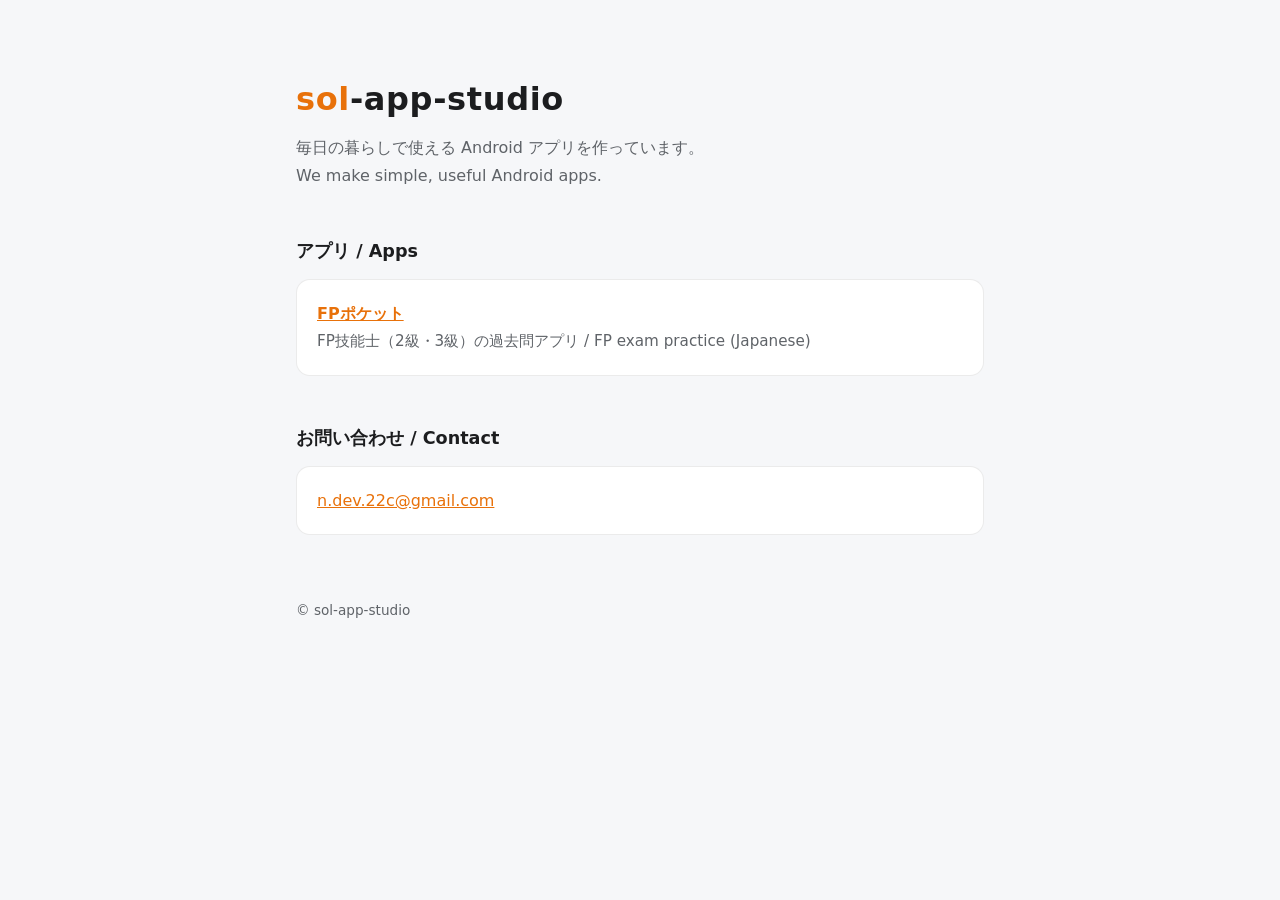
<file: index.html>
<!doctype html>
<html lang="ja">
<head>
  <meta charset="UTF-8">
  <meta name="viewport" content="width=device-width, initial-scale=1.0">
  <title>sol-app-studio</title>
  <meta name="description" content="sol-app-studio の Android アプリ / Android apps by sol-app-studio">
  <style>
    :root { --bg:#f6f7f9; --card:#fff; --text:#1c1d1f; --sub:#5f6368; --accent:#e8710a; --border:rgba(0,0,0,.08); }
    @media (prefers-color-scheme: dark) {
      :root { --bg:#121314; --card:#1e1f21; --text:#e8eaed; --sub:#9aa0a6; --accent:#f29d4b; --border:rgba(255,255,255,.1); }
    }
    * { box-sizing:border-box; margin:0; padding:0; }
    body { font-family:system-ui,-apple-system,"Hiragino Sans","Noto Sans JP",sans-serif; background:var(--bg); color:var(--text); line-height:1.7; }
    main { max-width:720px; margin:0 auto; padding:72px 16px 48px; }
    h1 { font-size:2rem; letter-spacing:.02em; }
    h1 span { color:var(--accent); }
    .lead { color:var(--sub); margin-top:8px; }
    section { margin-top:48px; }
    h2 { font-size:1.1rem; margin-bottom:12px; }
    .card { background:var(--card); border:1px solid var(--border); border-radius:14px; padding:20px; }
    .muted { color:var(--sub); font-size:.95rem; }
    a { color:var(--accent); }
    footer { margin-top:64px; color:var(--sub); font-size:.85rem; }
  </style>
</head>
<body>
  <main>
    <h1><span>sol</span>-app-studio</h1>
    <p class="lead">毎日の暮らしで使える Android アプリを作っています。<br>We make simple, useful Android apps.</p>

    <section>
      <h2>アプリ / Apps</h2>
      <div class="card">
        <p><a href="FP-Pocket/"><strong>FPポケット</strong></a><br><span class="muted">FP技能士（2級・3級）の過去問アプリ / FP exam practice (Japanese)</span></p>
      </div>
    </section>

    <section>
      <h2>お問い合わせ / Contact</h2>
      <div class="card">
        <p><a href="mailto:n.dev.22c@gmail.com">n.dev.22c@gmail.com</a></p>
      </div>
    </section>

    <footer>© sol-app-studio</footer>
  </main>
</body>
</html>
</file>
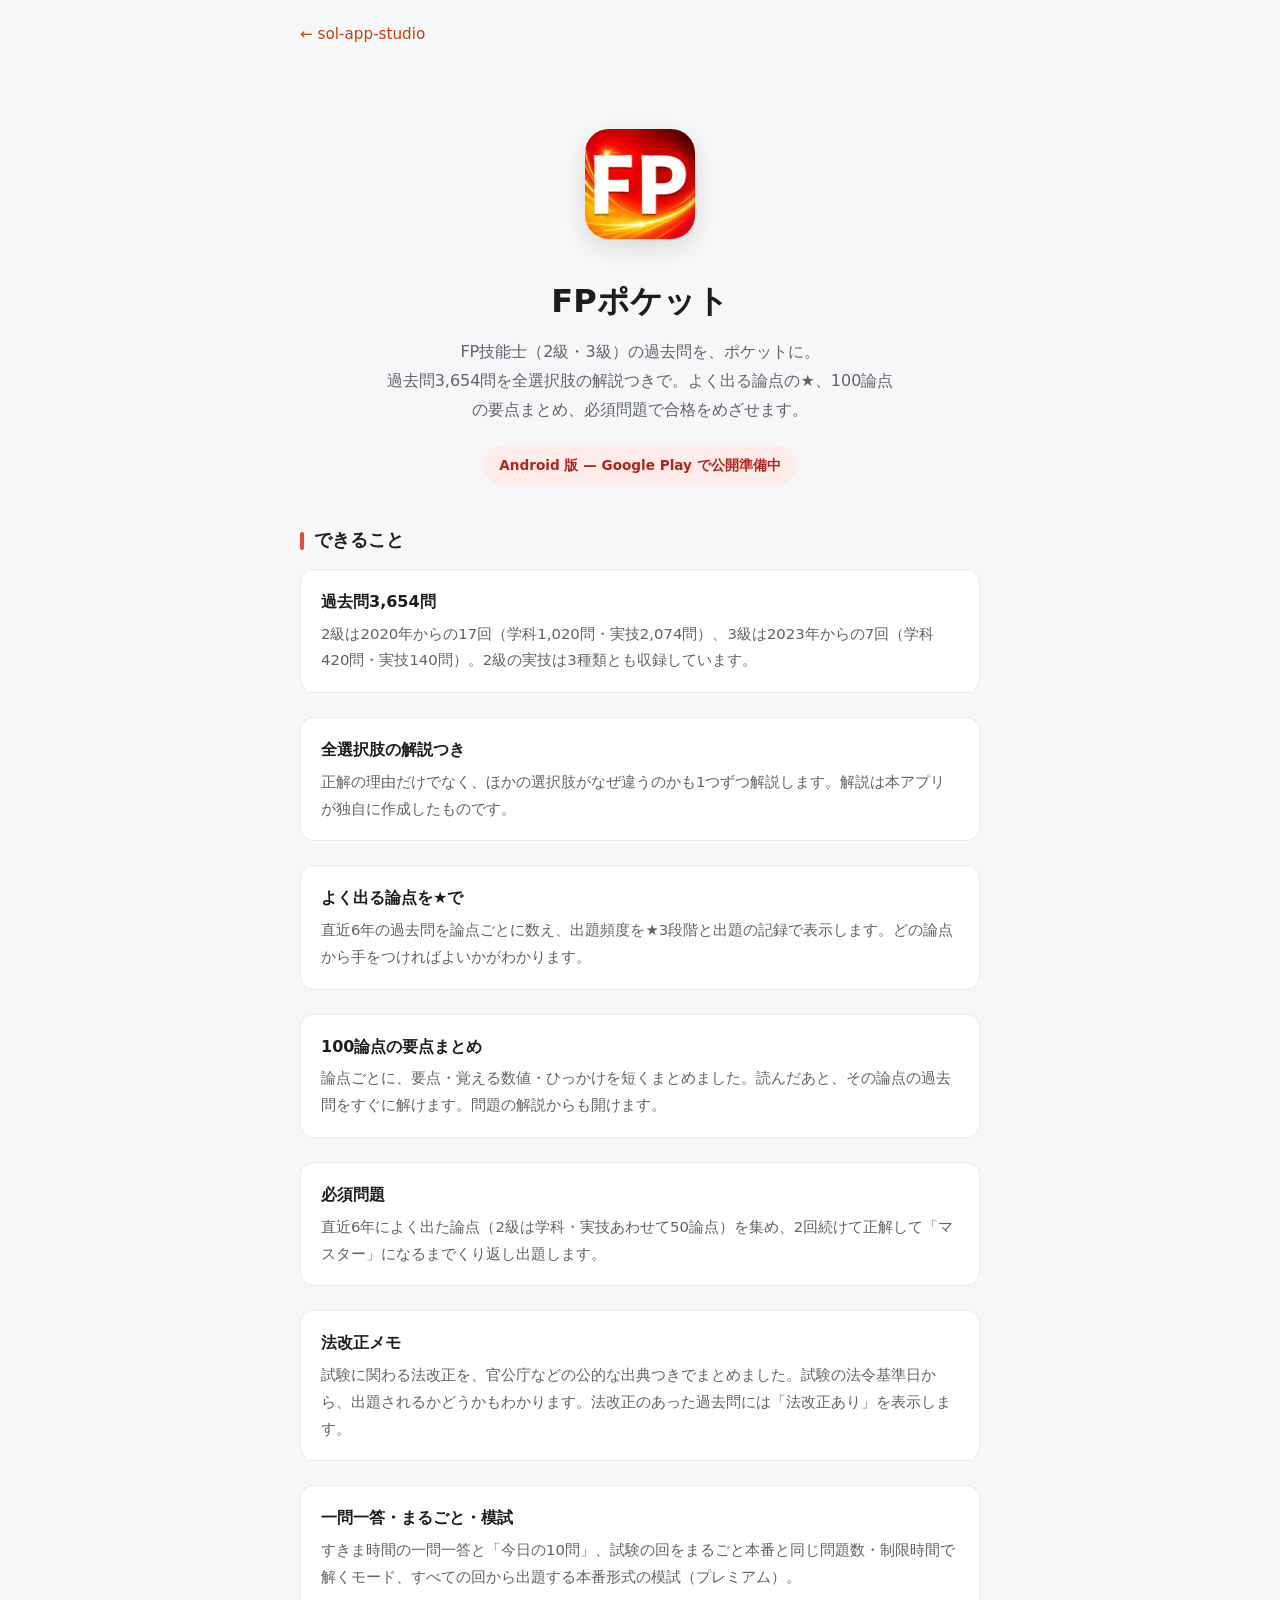
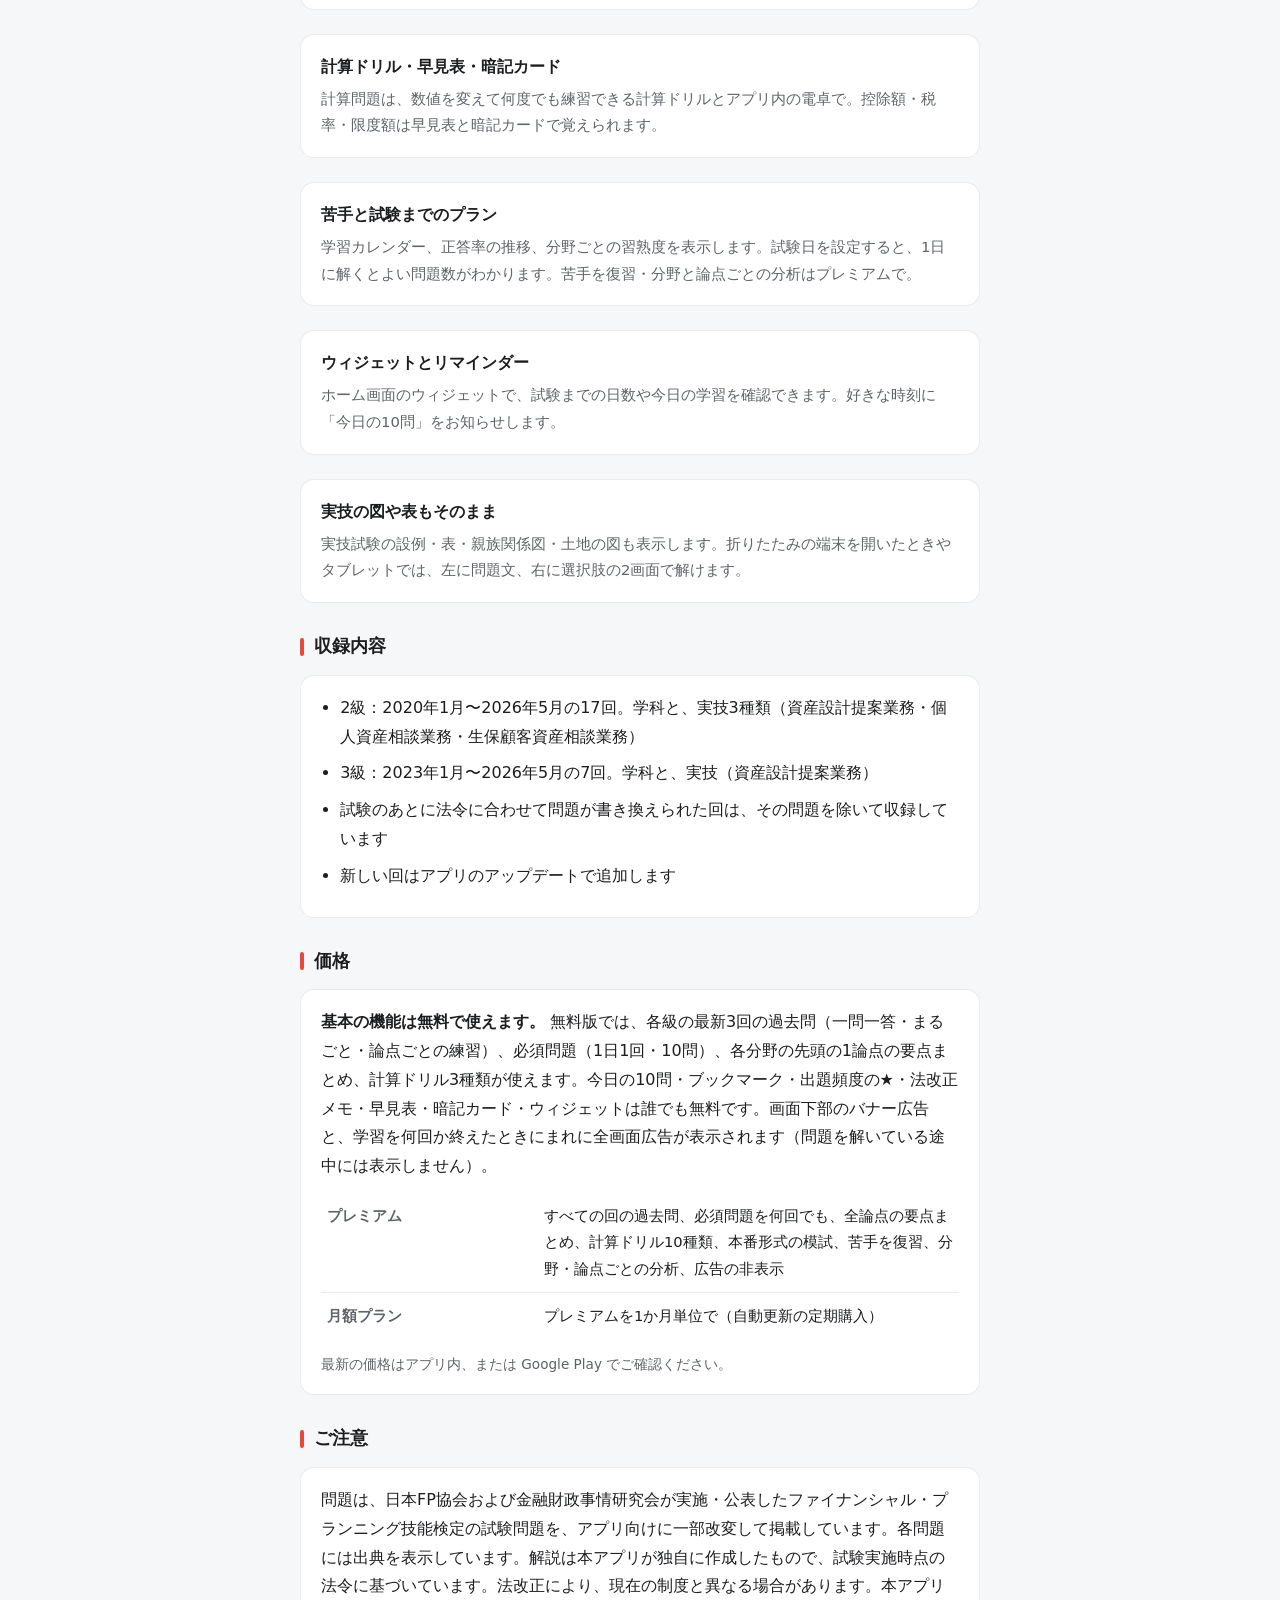
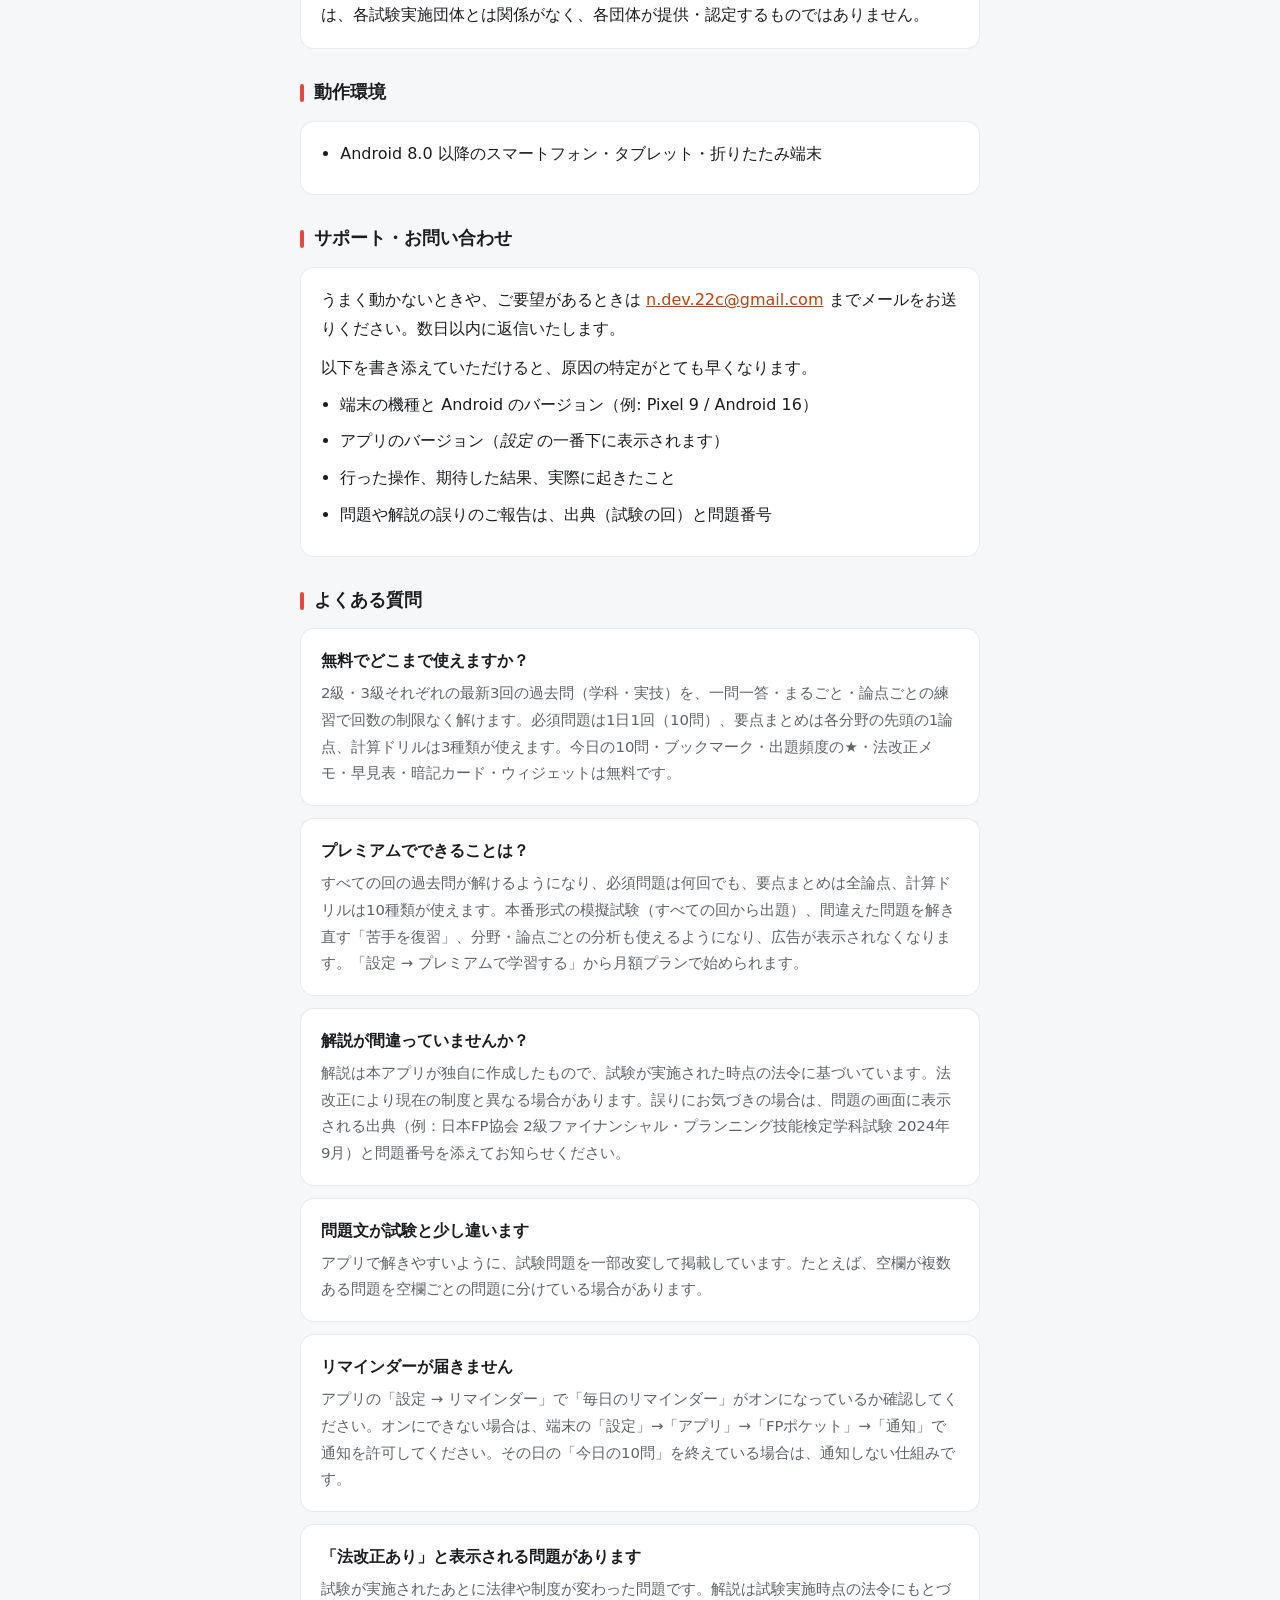
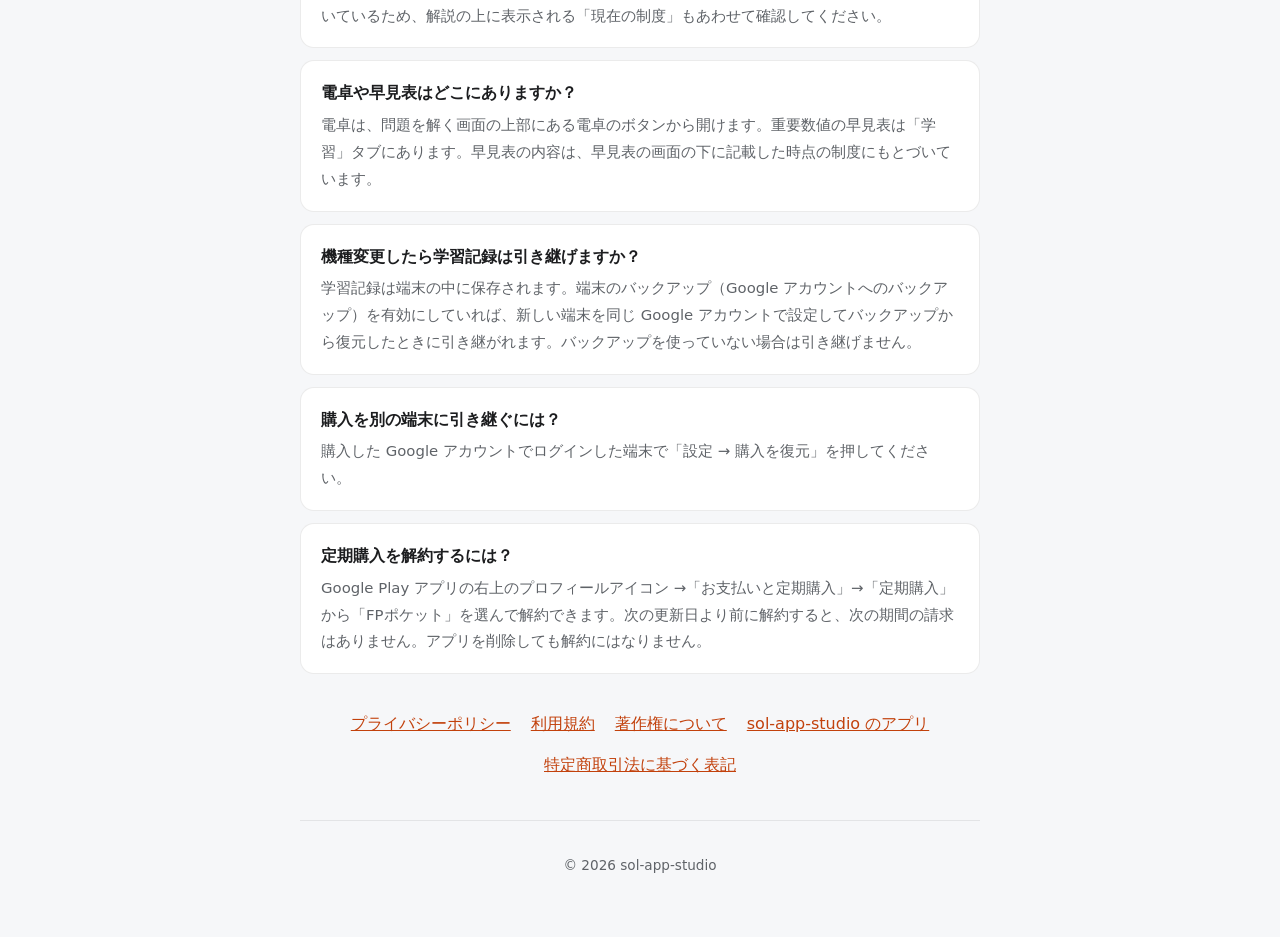
<file: FP-Pocket/index.html>
<!doctype html>
<html lang="ja">
    <head>
        <meta charset="UTF-8" />
        <meta name="viewport" content="width=device-width, initial-scale=1.0" />
        <title>FPポケット — FP技能士2級・3級の過去問アプリ（Android）</title>
        <meta name="description" content="FP技能士（2級・3級）の過去問アプリ「FPポケット」Android 版の紹介とサポート。" />
        <link rel="stylesheet" href="style.css" />
    </head>
    <body>
        <div class="container">
            <div class="nav"><a href="../">← sol-app-studio</a></div>

            <header class="hero">
                <img src="icon_fp_pocket.png" alt="FPポケット" class="icon" />
                <h1>FPポケット</h1>
                <p class="tagline">
                    FP技能士（2級・3級）の過去問を、ポケットに。<br />
                    過去問3,654問を全選択肢の解説つきで。よく出る論点の★、100論点の要点まとめ、必須問題で合格をめざせます。
                </p>
                <div class="badge">Android 版 — Google Play で公開準備中</div>
            </header>

            <section>
                <h2>できること</h2>
                <div class="features">
                    <div class="card feature">
                        <h3>過去問3,654問</h3>
                        <p>2級は2020年からの17回（学科1,020問・実技2,074問）、3級は2023年からの7回（学科420問・実技140問）。2級の実技は3種類とも収録しています。</p>
                    </div>
                    <div class="card feature">
                        <h3>全選択肢の解説つき</h3>
                        <p>正解の理由だけでなく、ほかの選択肢がなぜ違うのかも1つずつ解説します。解説は本アプリが独自に作成したものです。</p>
                    </div>
                    <div class="card feature">
                        <h3>よく出る論点を★で</h3>
                        <p>直近6年の過去問を論点ごとに数え、出題頻度を★3段階と出題の記録で表示します。どの論点から手をつければよいかがわかります。</p>
                    </div>
                    <div class="card feature">
                        <h3>100論点の要点まとめ</h3>
                        <p>論点ごとに、要点・覚える数値・ひっかけを短くまとめました。読んだあと、その論点の過去問をすぐに解けます。問題の解説からも開けます。</p>
                    </div>
                    <div class="card feature">
                        <h3>必須問題</h3>
                        <p>直近6年によく出た論点（2級は学科・実技あわせて50論点）を集め、2回続けて正解して「マスター」になるまでくり返し出題します。</p>
                    </div>
                    <div class="card feature">
                        <h3>法改正メモ</h3>
                        <p>試験に関わる法改正を、官公庁などの公的な出典つきでまとめました。試験の法令基準日から、出題されるかどうかもわかります。法改正のあった過去問には「法改正あり」を表示します。</p>
                    </div>
                    <div class="card feature">
                        <h3>一問一答・まるごと・模試</h3>
                        <p>すきま時間の一問一答と「今日の10問」、試験の回をまるごと本番と同じ問題数・制限時間で解くモード、すべての回から出題する本番形式の模試（プレミアム）。</p>
                    </div>
                    <div class="card feature">
                        <h3>計算ドリル・早見表・暗記カード</h3>
                        <p>計算問題は、数値を変えて何度でも練習できる計算ドリルとアプリ内の電卓で。控除額・税率・限度額は早見表と暗記カードで覚えられます。</p>
                    </div>
                    <div class="card feature">
                        <h3>苦手と試験までのプラン</h3>
                        <p>学習カレンダー、正答率の推移、分野ごとの習熟度を表示します。試験日を設定すると、1日に解くとよい問題数がわかります。苦手を復習・分野と論点ごとの分析はプレミアムで。</p>
                    </div>
                    <div class="card feature">
                        <h3>ウィジェットとリマインダー</h3>
                        <p>ホーム画面のウィジェットで、試験までの日数や今日の学習を確認できます。好きな時刻に「今日の10問」をお知らせします。</p>
                    </div>
                    <div class="card feature">
                        <h3>実技の図や表もそのまま</h3>
                        <p>実技試験の設例・表・親族関係図・土地の図も表示します。折りたたみの端末を開いたときやタブレットでは、左に問題文、右に選択肢の2画面で解けます。</p>
                    </div>
                </div>
            </section>

            <section>
                <h2>収録内容</h2>
                <div class="card">
                    <ul>
                        <li>2級：2020年1月〜2026年5月の17回。学科と、実技3種類（資産設計提案業務・個人資産相談業務・生保顧客資産相談業務）</li>
                        <li>3級：2023年1月〜2026年5月の7回。学科と、実技（資産設計提案業務）</li>
                        <li>試験のあとに法令に合わせて問題が書き換えられた回は、その問題を除いて収録しています</li>
                        <li>新しい回はアプリのアップデートで追加します</li>
                    </ul>
                </div>
            </section>

            <section>
                <h2>価格</h2>
                <div class="card">
                    <p>
                        <strong>基本の機能は無料で使えます。</strong>
                        無料版では、各級の最新3回の過去問（一問一答・まるごと・論点ごとの練習）、必須問題（1日1回・10問）、各分野の先頭の1論点の要点まとめ、計算ドリル3種類が使えます。今日の10問・ブックマーク・出題頻度の★・法改正メモ・早見表・暗記カード・ウィジェットは誰でも無料です。画面下部のバナー広告と、学習を何回か終えたときにまれに全画面広告が表示されます（問題を解いている途中には表示しません）。
                    </p>
                    <table class="legal" style="margin-top: 12px">
                        <tr>
                            <th>プレミアム</th>
                            <td>すべての回の過去問、必須問題を何回でも、全論点の要点まとめ、計算ドリル10種類、本番形式の模試、苦手を復習、分野・論点ごとの分析、広告の非表示</td>
                        </tr>
                        <tr>
                            <th>月額プラン</th>
                            <td>プレミアムを1か月単位で（自動更新の定期購入）</td>
                        </tr>
                    </table>
                    <p class="note">最新の価格はアプリ内、または Google Play でご確認ください。</p>
                </div>
            </section>

            <section>
                <h2>ご注意</h2>
                <div class="card">
                    <p>
                        問題は、日本FP協会および金融財政事情研究会が実施・公表したファイナンシャル・プランニング技能検定の試験問題を、アプリ向けに一部改変して掲載しています。各問題には出典を表示しています。解説は本アプリが独自に作成したもので、試験実施時点の法令に基づいています。法改正により、現在の制度と異なる場合があります。本アプリは、各試験実施団体とは関係がなく、各団体が提供・認定するものではありません。
                    </p>
                </div>
            </section>

            <section>
                <h2>動作環境</h2>
                <div class="card">
                    <ul>
                        <li>Android 8.0 以降のスマートフォン・タブレット・折りたたみ端末</li>
                    </ul>
                </div>
            </section>

            <section id="support">
                <h2>サポート・お問い合わせ</h2>
                <div class="card">
                    <p>
                        うまく動かないときや、ご要望があるときは
                        <a href="mailto:n.dev.22c@gmail.com">n.dev.22c@gmail.com</a>
                        までメールをお送りください。数日以内に返信いたします。
                    </p>
                    <p>以下を書き添えていただけると、原因の特定がとても早くなります。</p>
                    <ul style="margin-top: 8px">
                        <li>端末の機種と Android のバージョン（例: Pixel 9 / Android 16）</li>
                        <li>アプリのバージョン（<em>設定</em> の一番下に表示されます）</li>
                        <li>行った操作、期待した結果、実際に起きたこと</li>
                        <li>問題や解説の誤りのご報告は、出典（試験の回）と問題番号</li>
                    </ul>
                </div>
            </section>

            <section id="faq">
                <h2>よくある質問</h2>

                <div class="card faq">
                    <h3>無料でどこまで使えますか？</h3>
                    <p>2級・3級それぞれの最新3回の過去問（学科・実技）を、一問一答・まるごと・論点ごとの練習で回数の制限なく解けます。必須問題は1日1回（10問）、要点まとめは各分野の先頭の1論点、計算ドリルは3種類が使えます。今日の10問・ブックマーク・出題頻度の★・法改正メモ・早見表・暗記カード・ウィジェットは無料です。</p>
                </div>

                <div class="card faq">
                    <h3>プレミアムでできることは？</h3>
                    <p>すべての回の過去問が解けるようになり、必須問題は何回でも、要点まとめは全論点、計算ドリルは10種類が使えます。本番形式の模擬試験（すべての回から出題）、間違えた問題を解き直す「苦手を復習」、分野・論点ごとの分析も使えるようになり、広告が表示されなくなります。「設定 → プレミアムで学習する」から月額プランで始められます。</p>
                </div>

                <div class="card faq">
                    <h3>解説が間違っていませんか？</h3>
                    <p>解説は本アプリが独自に作成したもので、試験が実施された時点の法令に基づいています。法改正により現在の制度と異なる場合があります。誤りにお気づきの場合は、問題の画面に表示される出典（例：日本FP協会 2級ファイナンシャル・プランニング技能検定学科試験 2024年9月）と問題番号を添えてお知らせください。</p>
                </div>

                <div class="card faq">
                    <h3>問題文が試験と少し違います</h3>
                    <p>アプリで解きやすいように、試験問題を一部改変して掲載しています。たとえば、空欄が複数ある問題を空欄ごとの問題に分けている場合があります。</p>
                </div>

                <div class="card faq">
                    <h3>リマインダーが届きません</h3>
                    <p>アプリの「設定 → リマインダー」で「毎日のリマインダー」がオンになっているか確認してください。オンにできない場合は、端末の「設定」→「アプリ」→「FPポケット」→「通知」で通知を許可してください。その日の「今日の10問」を終えている場合は、通知しない仕組みです。</p>
                </div>

                <div class="card faq">
                    <h3>「法改正あり」と表示される問題があります</h3>
                    <p>試験が実施されたあとに法律や制度が変わった問題です。解説は試験実施時点の法令にもとづいているため、解説の上に表示される「現在の制度」もあわせて確認してください。</p>
                </div>

                <div class="card faq">
                    <h3>電卓や早見表はどこにありますか？</h3>
                    <p>電卓は、問題を解く画面の上部にある電卓のボタンから開けます。重要数値の早見表は「学習」タブにあります。早見表の内容は、早見表の画面の下に記載した時点の制度にもとづいています。</p>
                </div>

                <div class="card faq">
                    <h3>機種変更したら学習記録は引き継げますか？</h3>
                    <p>学習記録は端末の中に保存されます。端末のバックアップ（Google アカウントへのバックアップ）を有効にしていれば、新しい端末を同じ Google アカウントで設定してバックアップから復元したときに引き継がれます。バックアップを使っていない場合は引き継げません。</p>
                </div>

                <div class="card faq">
                    <h3>購入を別の端末に引き継ぐには？</h3>
                    <p>購入した Google アカウントでログインした端末で「設定 → 購入を復元」を押してください。</p>
                </div>

                <div class="card faq">
                    <h3>定期購入を解約するには？</h3>
                    <p>Google Play アプリの右上のプロフィールアイコン →「お支払いと定期購入」→「定期購入」から「FPポケット」を選んで解約できます。次の更新日より前に解約すると、次の期間の請求はありません。アプリを削除しても解約にはなりません。</p>
                </div>
            </section>

            <div class="links">
                <a href="privacy-policy.html">プライバシーポリシー</a>
                <a href="terms.html">利用規約</a>
                <a href="copyright.html">著作権について</a>
                <a href="../">sol-app-studio のアプリ</a>
                <a href="tokushoho.html">特定商取引法に基づく表記</a>
            </div>

            <footer>© 2026 sol-app-studio</footer>
        </div>
    </body>
</html>
</file>
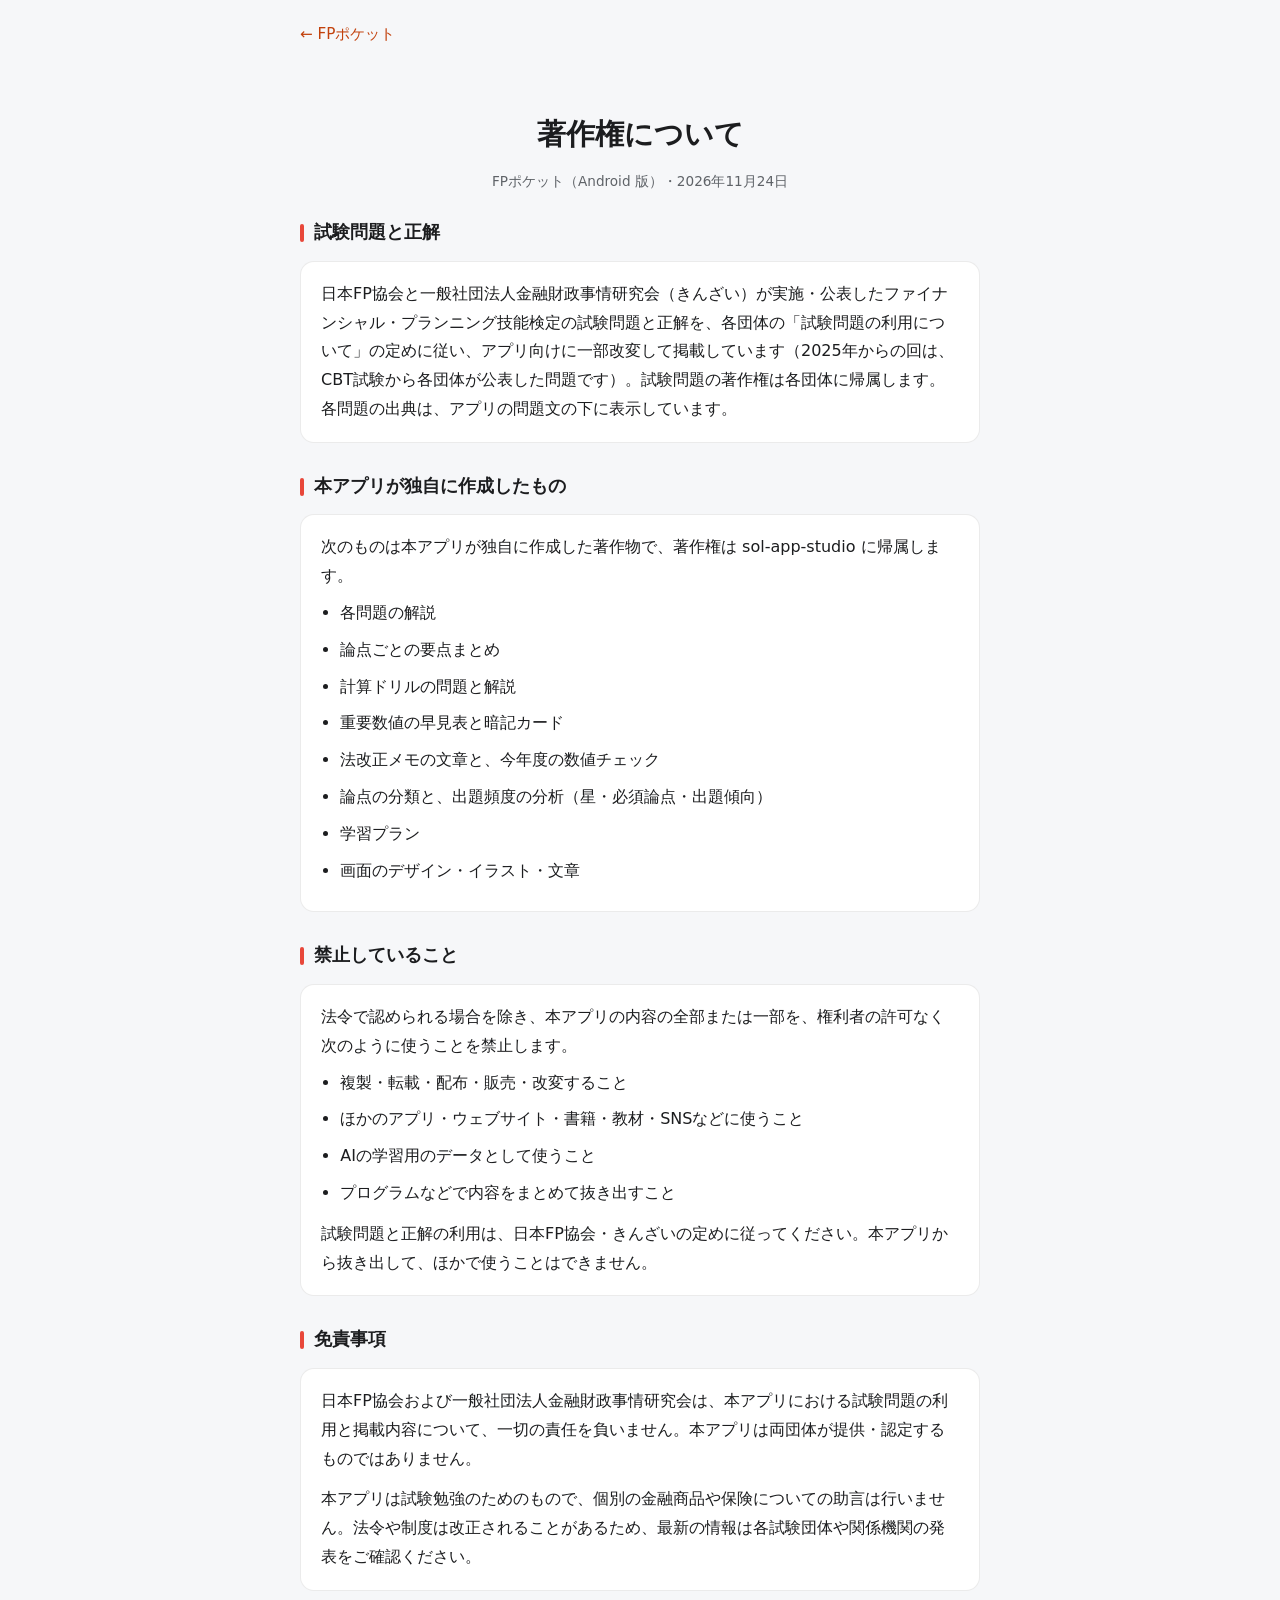
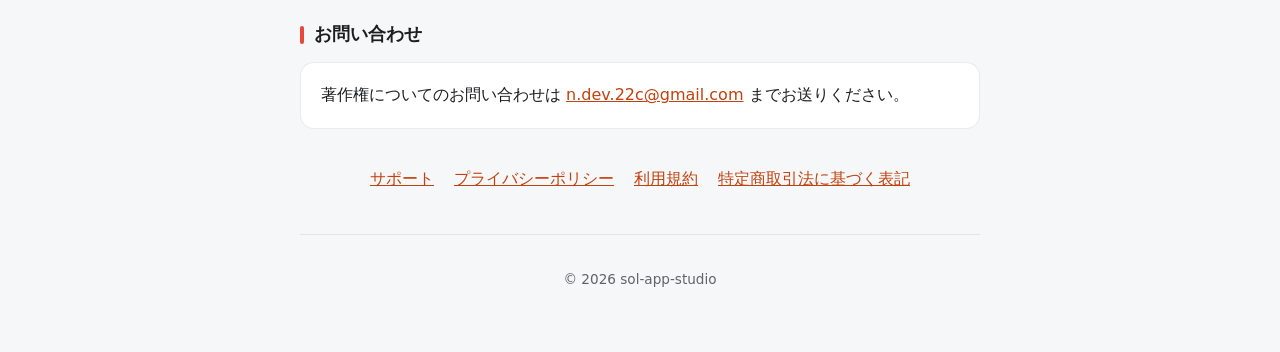
<file: FP-Pocket/copyright.html>
<!doctype html>
<html lang="ja">
    <head>
        <meta charset="UTF-8" />
        <meta name="viewport" content="width=device-width, initial-scale=1.0" />
        <title>著作権について — FPポケット（Android）</title>
        <link rel="stylesheet" href="style.css" />
    </head>
    <body>
        <div class="container">
            <div class="nav"><a href="index.html">← FPポケット</a></div>

            <header>
                <h1>著作権について</h1>
                <p class="updated">FPポケット（Android 版）・2026年11月24日</p>
            </header>

            <section>
                <h2>試験問題と正解</h2>
                <div class="card">
                    <p>日本FP協会と一般社団法人金融財政事情研究会（きんざい）が実施・公表したファイナンシャル・プランニング技能検定の試験問題と正解を、各団体の「試験問題の利用について」の定めに従い、アプリ向けに一部改変して掲載しています（2025年からの回は、CBT試験から各団体が公表した問題です）。試験問題の著作権は各団体に帰属します。各問題の出典は、アプリの問題文の下に表示しています。</p>
                </div>
            </section>

            <section>
                <h2>本アプリが独自に作成したもの</h2>
                <div class="card">
                    <p>次のものは本アプリが独自に作成した著作物で、著作権は sol-app-studio に帰属します。</p>
                    <ul style="margin-top: 8px">
                        <li>各問題の解説</li>
                        <li>論点ごとの要点まとめ</li>
                        <li>計算ドリルの問題と解説</li>
                        <li>重要数値の早見表と暗記カード</li>
                        <li>法改正メモの文章と、今年度の数値チェック</li>
                        <li>論点の分類と、出題頻度の分析（星・必須論点・出題傾向）</li>
                        <li>学習プラン</li>
                        <li>画面のデザイン・イラスト・文章</li>
                    </ul>
                </div>
            </section>

            <section>
                <h2>禁止していること</h2>
                <div class="card">
                    <p>法令で認められる場合を除き、本アプリの内容の全部または一部を、権利者の許可なく次のように使うことを禁止します。</p>
                    <ul style="margin-top: 8px">
                        <li>複製・転載・配布・販売・改変すること</li>
                        <li>ほかのアプリ・ウェブサイト・書籍・教材・SNSなどに使うこと</li>
                        <li>AIの学習用のデータとして使うこと</li>
                        <li>プログラムなどで内容をまとめて抜き出すこと</li>
                    </ul>
                    <p style="margin-top: 12px">試験問題と正解の利用は、日本FP協会・きんざいの定めに従ってください。本アプリから抜き出して、ほかで使うことはできません。</p>
                </div>
            </section>

            <section>
                <h2>免責事項</h2>
                <div class="card">
                    <p>日本FP協会および一般社団法人金融財政事情研究会は、本アプリにおける試験問題の利用と掲載内容について、一切の責任を負いません。本アプリは両団体が提供・認定するものではありません。</p>
                    <p style="margin-top: 12px">本アプリは試験勉強のためのもので、個別の金融商品や保険についての助言は行いません。法令や制度は改正されることがあるため、最新の情報は各試験団体や関係機関の発表をご確認ください。</p>
                </div>
            </section>

            <section>
                <h2>お問い合わせ</h2>
                <div class="card">
                    <p>
                        著作権についてのお問い合わせは
                        <a href="mailto:n.dev.22c@gmail.com">n.dev.22c@gmail.com</a>
                        までお送りください。
                    </p>
                </div>
            </section>

            <div class="links">
                <a href="index.html">サポート</a>
                <a href="privacy-policy.html">プライバシーポリシー</a>
                <a href="terms.html">利用規約</a>
                <a href="tokushoho.html">特定商取引法に基づく表記</a>
            </div>

            <footer>© 2026 sol-app-studio</footer>
        </div>
    </body>
</html>
</file>
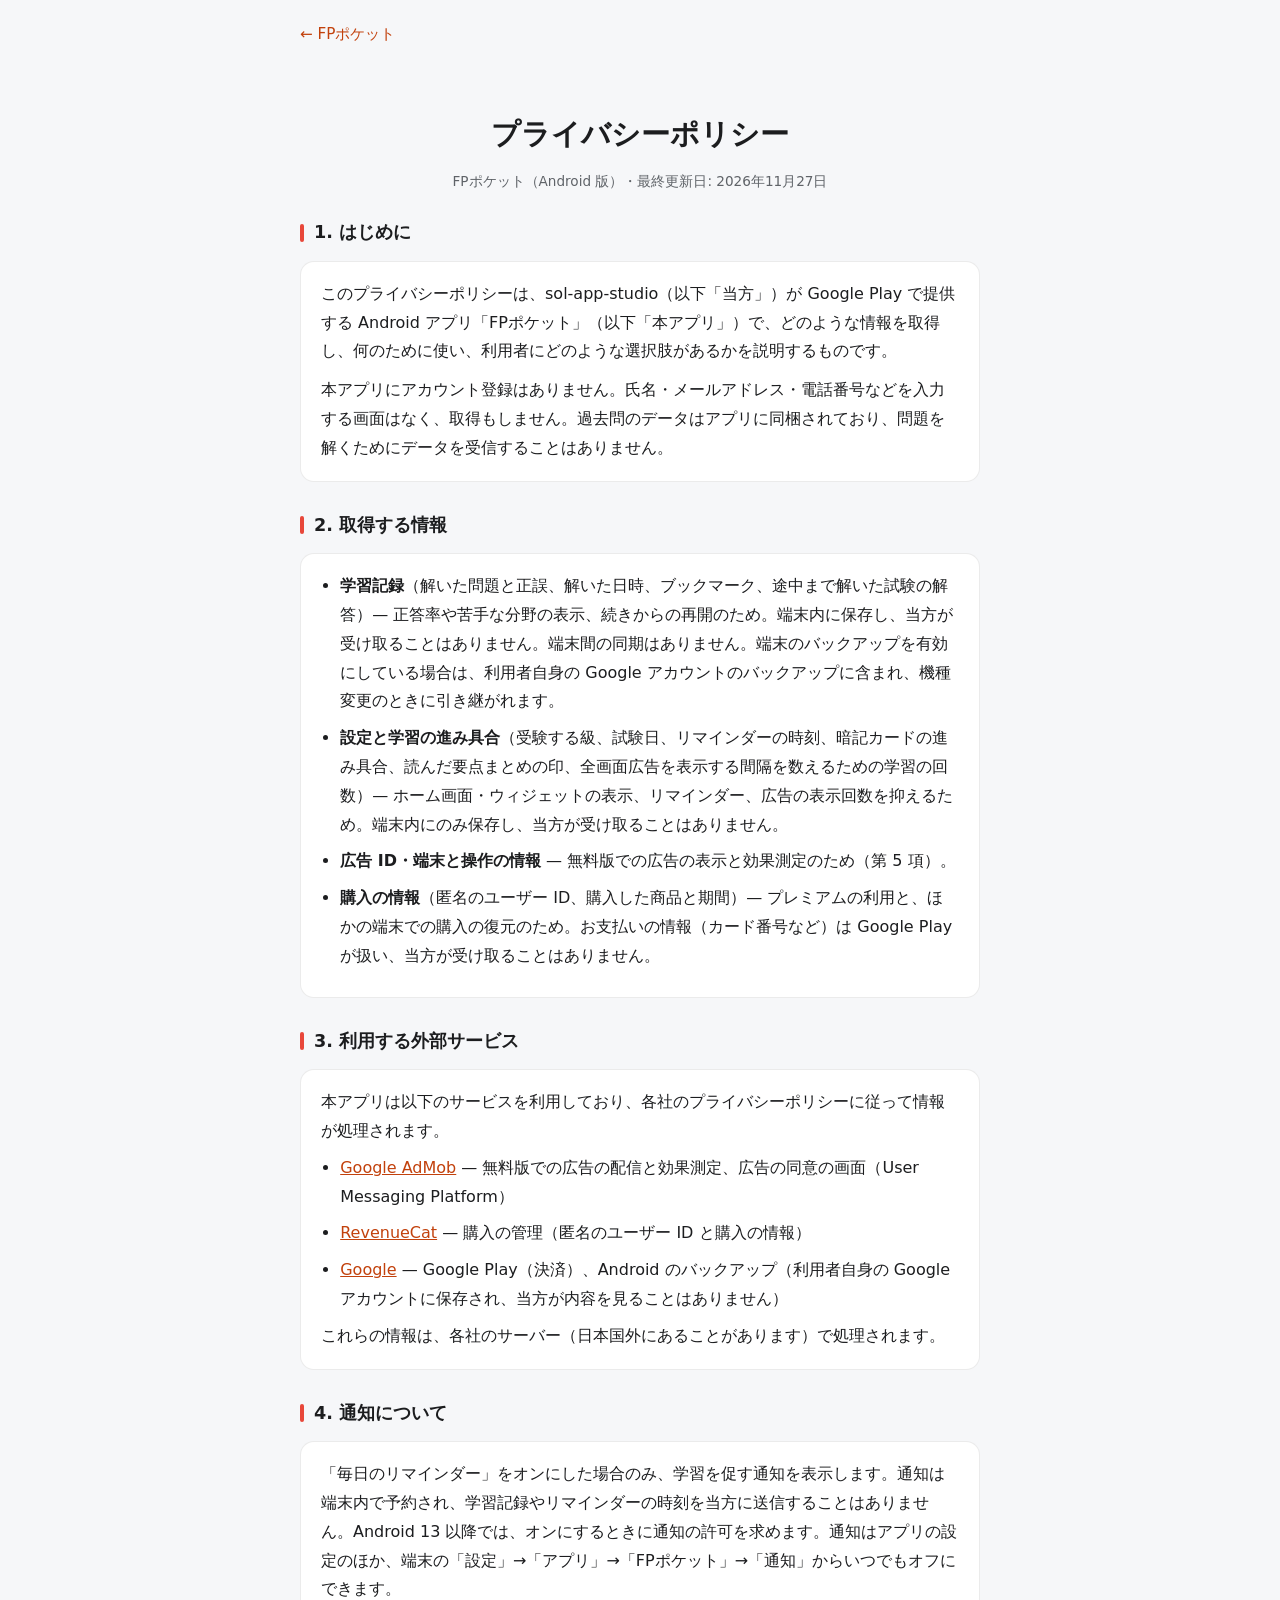
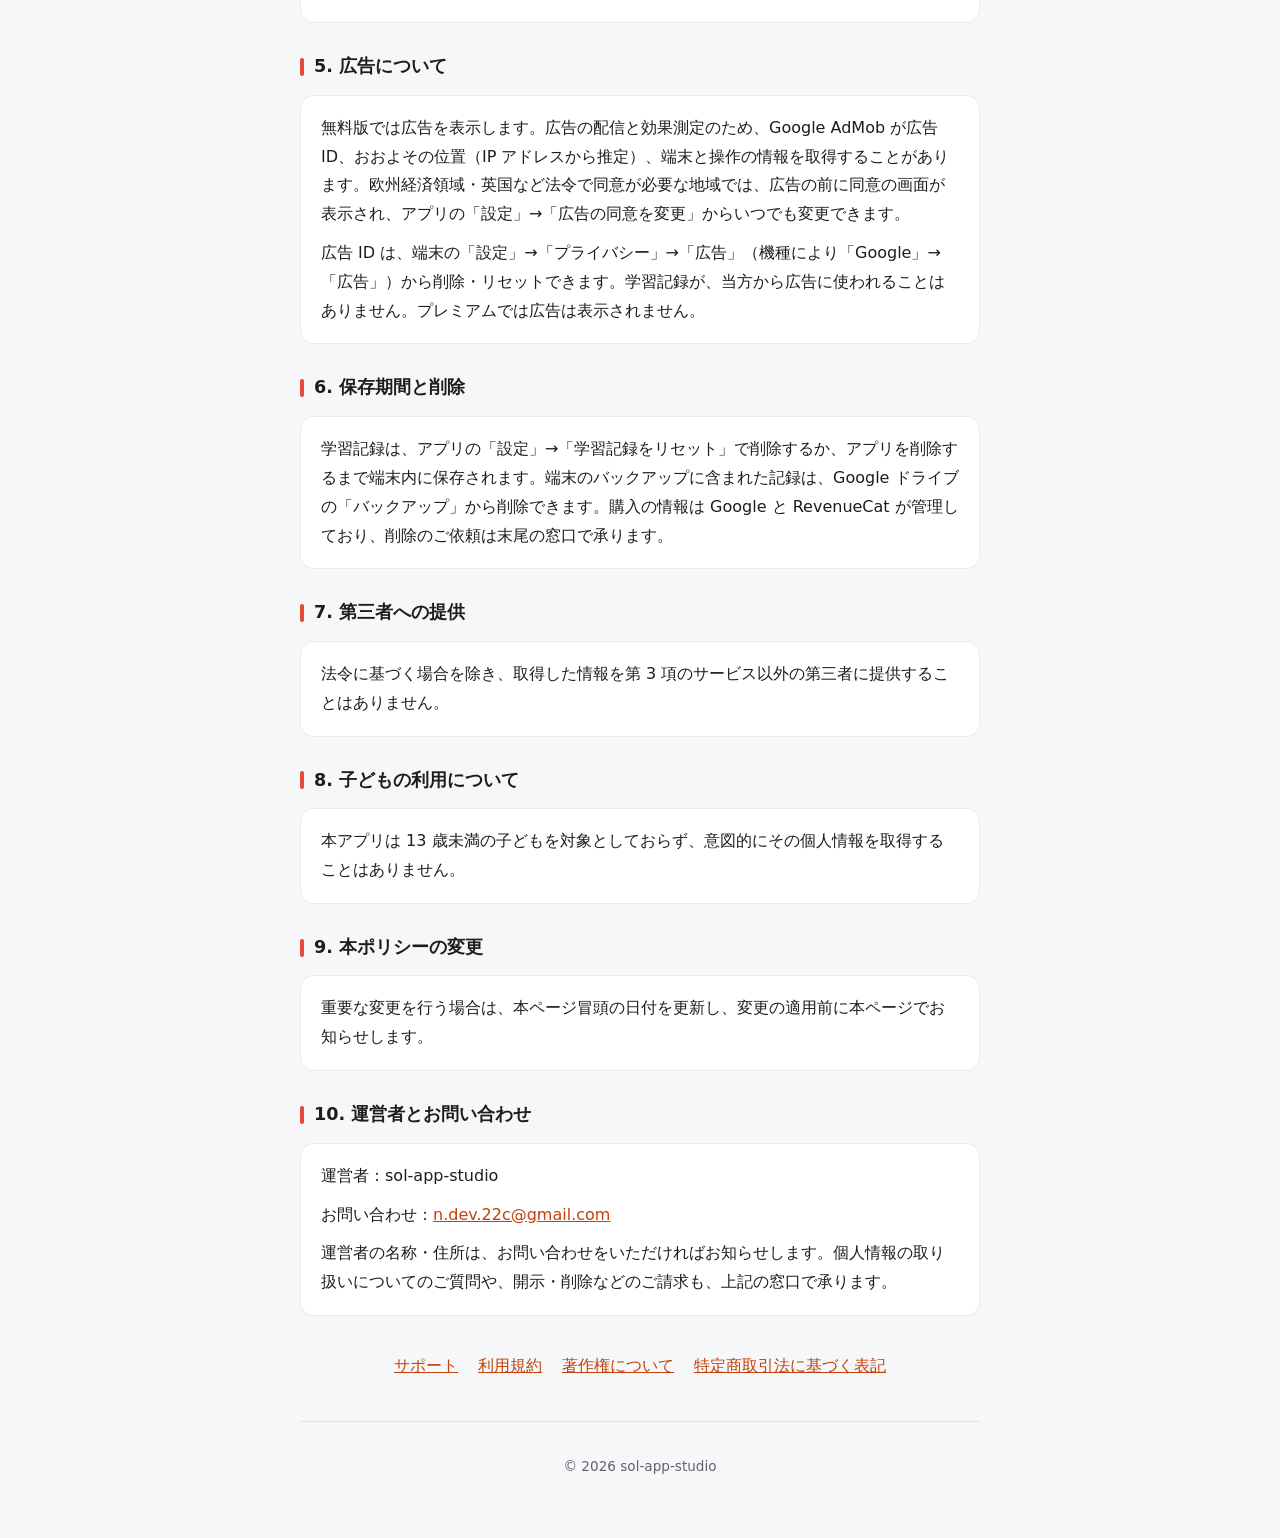
<file: FP-Pocket/privacy-policy.html>
<!doctype html>
<html lang="ja">
    <head>
        <meta charset="UTF-8" />
        <meta name="viewport" content="width=device-width, initial-scale=1.0" />
        <title>プライバシーポリシー — FPポケット（Android）</title>
        <link rel="stylesheet" href="style.css" />
    </head>
    <body>
        <div class="container">
            <div class="nav"><a href="index.html">← FPポケット</a></div>

            <header>
                <h1>プライバシーポリシー</h1>
                <p class="updated">FPポケット（Android 版）・最終更新日: 2026年11月27日</p>
            </header>

            <section>
                <h2>1. はじめに</h2>
                <div class="card">
                    <p>
                        このプライバシーポリシーは、sol-app-studio（以下「当方」）が Google Play で提供する Android アプリ「FPポケット」（以下「本アプリ」）で、どのような情報を取得し、何のために使い、利用者にどのような選択肢があるかを説明するものです。
                    </p>
                    <p>
                        本アプリにアカウント登録はありません。氏名・メールアドレス・電話番号などを入力する画面はなく、取得もしません。過去問のデータはアプリに同梱されており、問題を解くためにデータを受信することはありません。
                    </p>
                </div>
            </section>

            <section>
                <h2>2. 取得する情報</h2>
                <div class="card">
                    <ul>
                        <li><strong>学習記録</strong>（解いた問題と正誤、解いた日時、ブックマーク、途中まで解いた試験の解答）— 正答率や苦手な分野の表示、続きからの再開のため。端末内に保存し、当方が受け取ることはありません。端末間の同期はありません。端末のバックアップを有効にしている場合は、利用者自身の Google アカウントのバックアップに含まれ、機種変更のときに引き継がれます。</li>
                        <li><strong>設定と学習の進み具合</strong>（受験する級、試験日、リマインダーの時刻、暗記カードの進み具合、読んだ要点まとめの印、全画面広告を表示する間隔を数えるための学習の回数）— ホーム画面・ウィジェットの表示、リマインダー、広告の表示回数を抑えるため。端末内にのみ保存し、当方が受け取ることはありません。</li>
                        <li><strong>広告 ID・端末と操作の情報</strong> — 無料版での広告の表示と効果測定のため（第 5 項）。</li>
                        <li><strong>購入の情報</strong>（匿名のユーザー ID、購入した商品と期間）— プレミアムの利用と、ほかの端末での購入の復元のため。お支払いの情報（カード番号など）は Google Play が扱い、当方が受け取ることはありません。</li>
                    </ul>
                </div>
            </section>

            <section>
                <h2>3. 利用する外部サービス</h2>
                <div class="card">
                    <p>本アプリは以下のサービスを利用しており、各社のプライバシーポリシーに従って情報が処理されます。</p>
                    <ul style="margin-top: 8px">
                        <li><a href="https://policies.google.com/technologies/partner-sites">Google AdMob</a> — 無料版での広告の配信と効果測定、広告の同意の画面（User Messaging Platform）</li>
                        <li><a href="https://www.revenuecat.com/privacy">RevenueCat</a> — 購入の管理（匿名のユーザー ID と購入の情報）</li>
                        <li><a href="https://policies.google.com/privacy">Google</a> — Google Play（決済）、Android のバックアップ（利用者自身の Google アカウントに保存され、当方が内容を見ることはありません）</li>
                    </ul>
                    <p>これらの情報は、各社のサーバー（日本国外にあることがあります）で処理されます。</p>
                </div>
            </section>

            <section>
                <h2>4. 通知について</h2>
                <div class="card">
                    <p>
                        「毎日のリマインダー」をオンにした場合のみ、学習を促す通知を表示します。通知は端末内で予約され、学習記録やリマインダーの時刻を当方に送信することはありません。Android 13 以降では、オンにするときに通知の許可を求めます。通知はアプリの設定のほか、端末の「設定」→「アプリ」→「FPポケット」→「通知」からいつでもオフにできます。
                    </p>
                </div>
            </section>

            <section>
                <h2>5. 広告について</h2>
                <div class="card">
                    <p>
                        無料版では広告を表示します。広告の配信と効果測定のため、Google AdMob が広告 ID、おおよその位置（IP アドレスから推定）、端末と操作の情報を取得することがあります。欧州経済領域・英国など法令で同意が必要な地域では、広告の前に同意の画面が表示され、アプリの「設定」→「広告の同意を変更」からいつでも変更できます。
                    </p>
                    <p>
                        広告 ID は、端末の「設定」→「プライバシー」→「広告」（機種により「Google」→「広告」）から削除・リセットできます。学習記録が、当方から広告に使われることはありません。プレミアムでは広告は表示されません。
                    </p>
                </div>
            </section>

            <section>
                <h2>6. 保存期間と削除</h2>
                <div class="card">
                    <p>
                        学習記録は、アプリの「設定」→「学習記録をリセット」で削除するか、アプリを削除するまで端末内に保存されます。端末のバックアップに含まれた記録は、Google ドライブの「バックアップ」から削除できます。購入の情報は Google と RevenueCat が管理しており、削除のご依頼は末尾の窓口で承ります。
                    </p>
                </div>
            </section>

            <section>
                <h2>7. 第三者への提供</h2>
                <div class="card">
                    <p>法令に基づく場合を除き、取得した情報を第 3 項のサービス以外の第三者に提供することはありません。</p>
                </div>
            </section>

            <section>
                <h2>8. 子どもの利用について</h2>
                <div class="card">
                    <p>本アプリは 13 歳未満の子どもを対象としておらず、意図的にその個人情報を取得することはありません。</p>
                </div>
            </section>

            <section>
                <h2>9. 本ポリシーの変更</h2>
                <div class="card">
                    <p>重要な変更を行う場合は、本ページ冒頭の日付を更新し、変更の適用前に本ページでお知らせします。</p>
                </div>
            </section>

            <section>
                <h2>10. 運営者とお問い合わせ</h2>
                <div class="card">
                    <p>運営者：sol-app-studio</p>
                    <p>お問い合わせ：<a href="mailto:n.dev.22c@gmail.com">n.dev.22c@gmail.com</a></p>
                    <p>運営者の名称・住所は、お問い合わせをいただければお知らせします。個人情報の取り扱いについてのご質問や、開示・削除などのご請求も、上記の窓口で承ります。</p>
                </div>
            </section>

            <div class="links">
                <a href="index.html">サポート</a>
                <a href="terms.html">利用規約</a>
                <a href="copyright.html">著作権について</a>
                <a href="tokushoho.html">特定商取引法に基づく表記</a>
            </div>

            <footer>© 2026 sol-app-studio</footer>
        </div>
    </body>
</html>
</file>
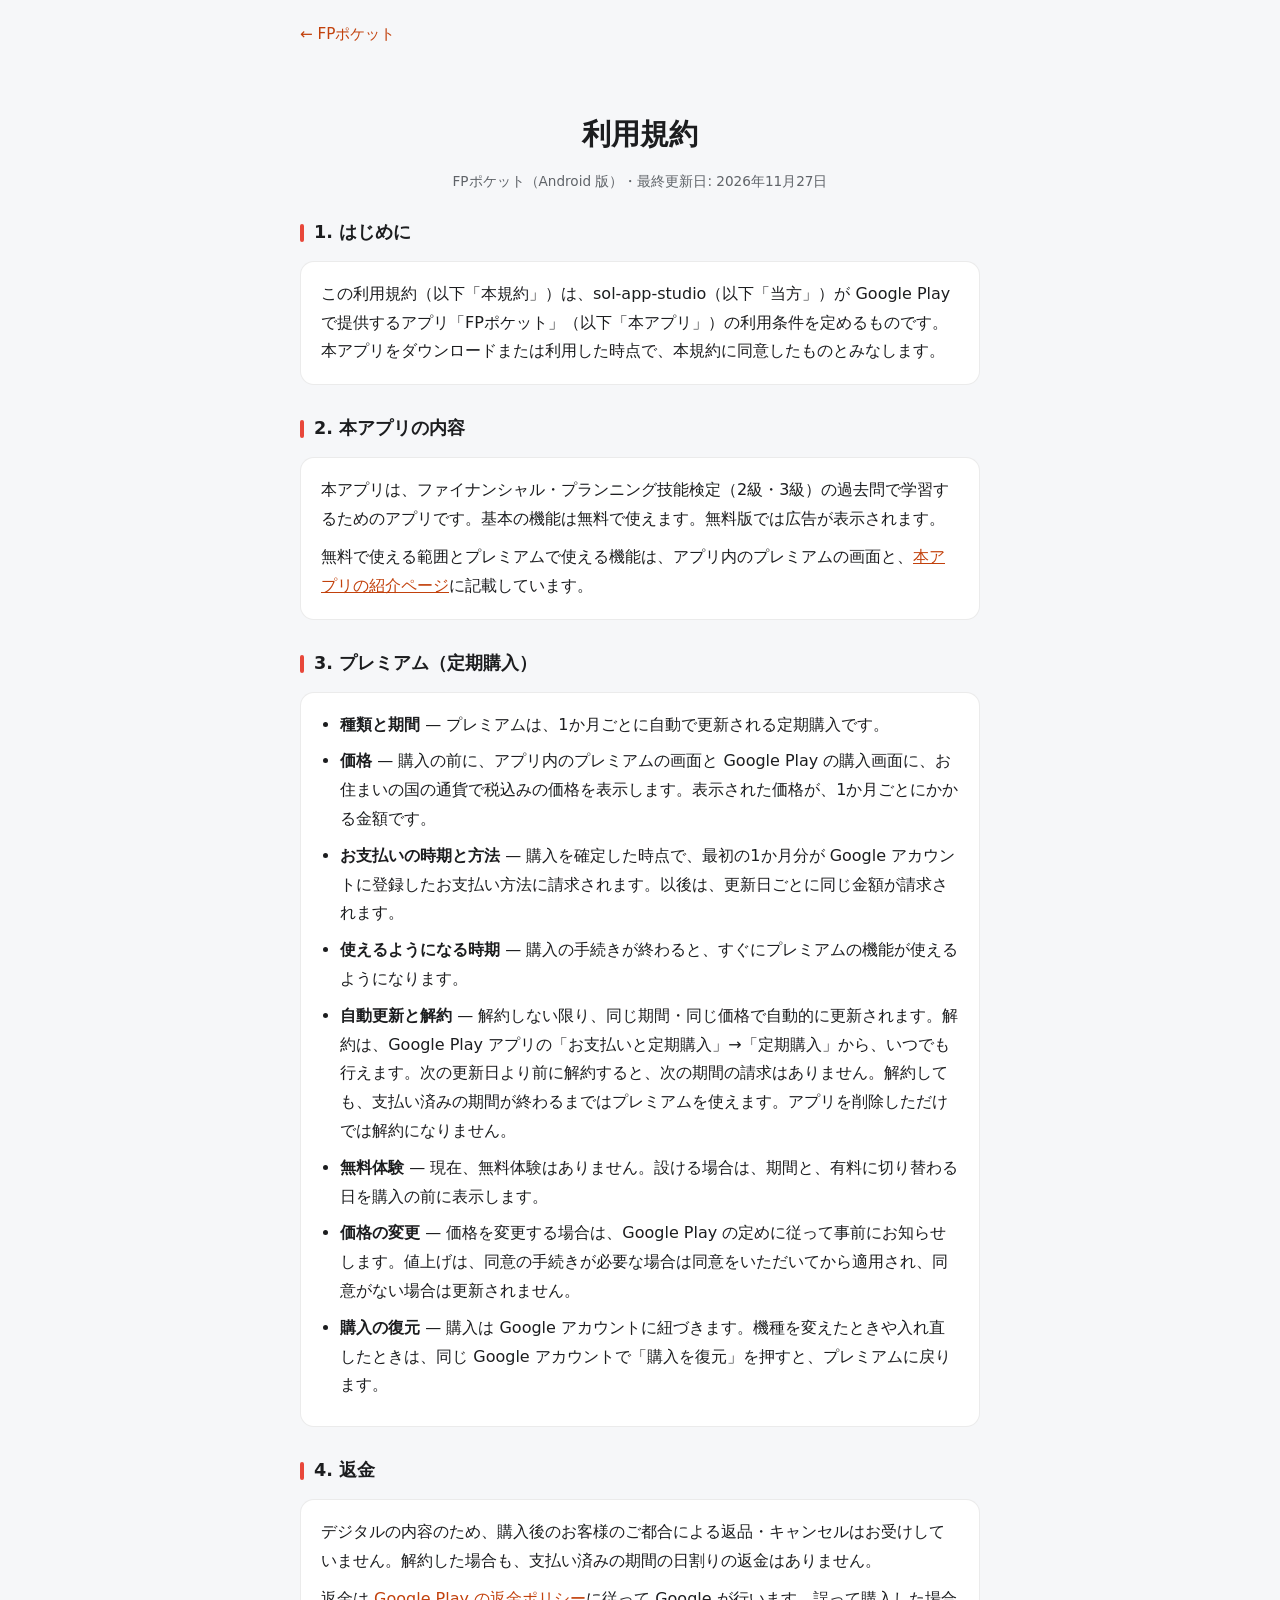
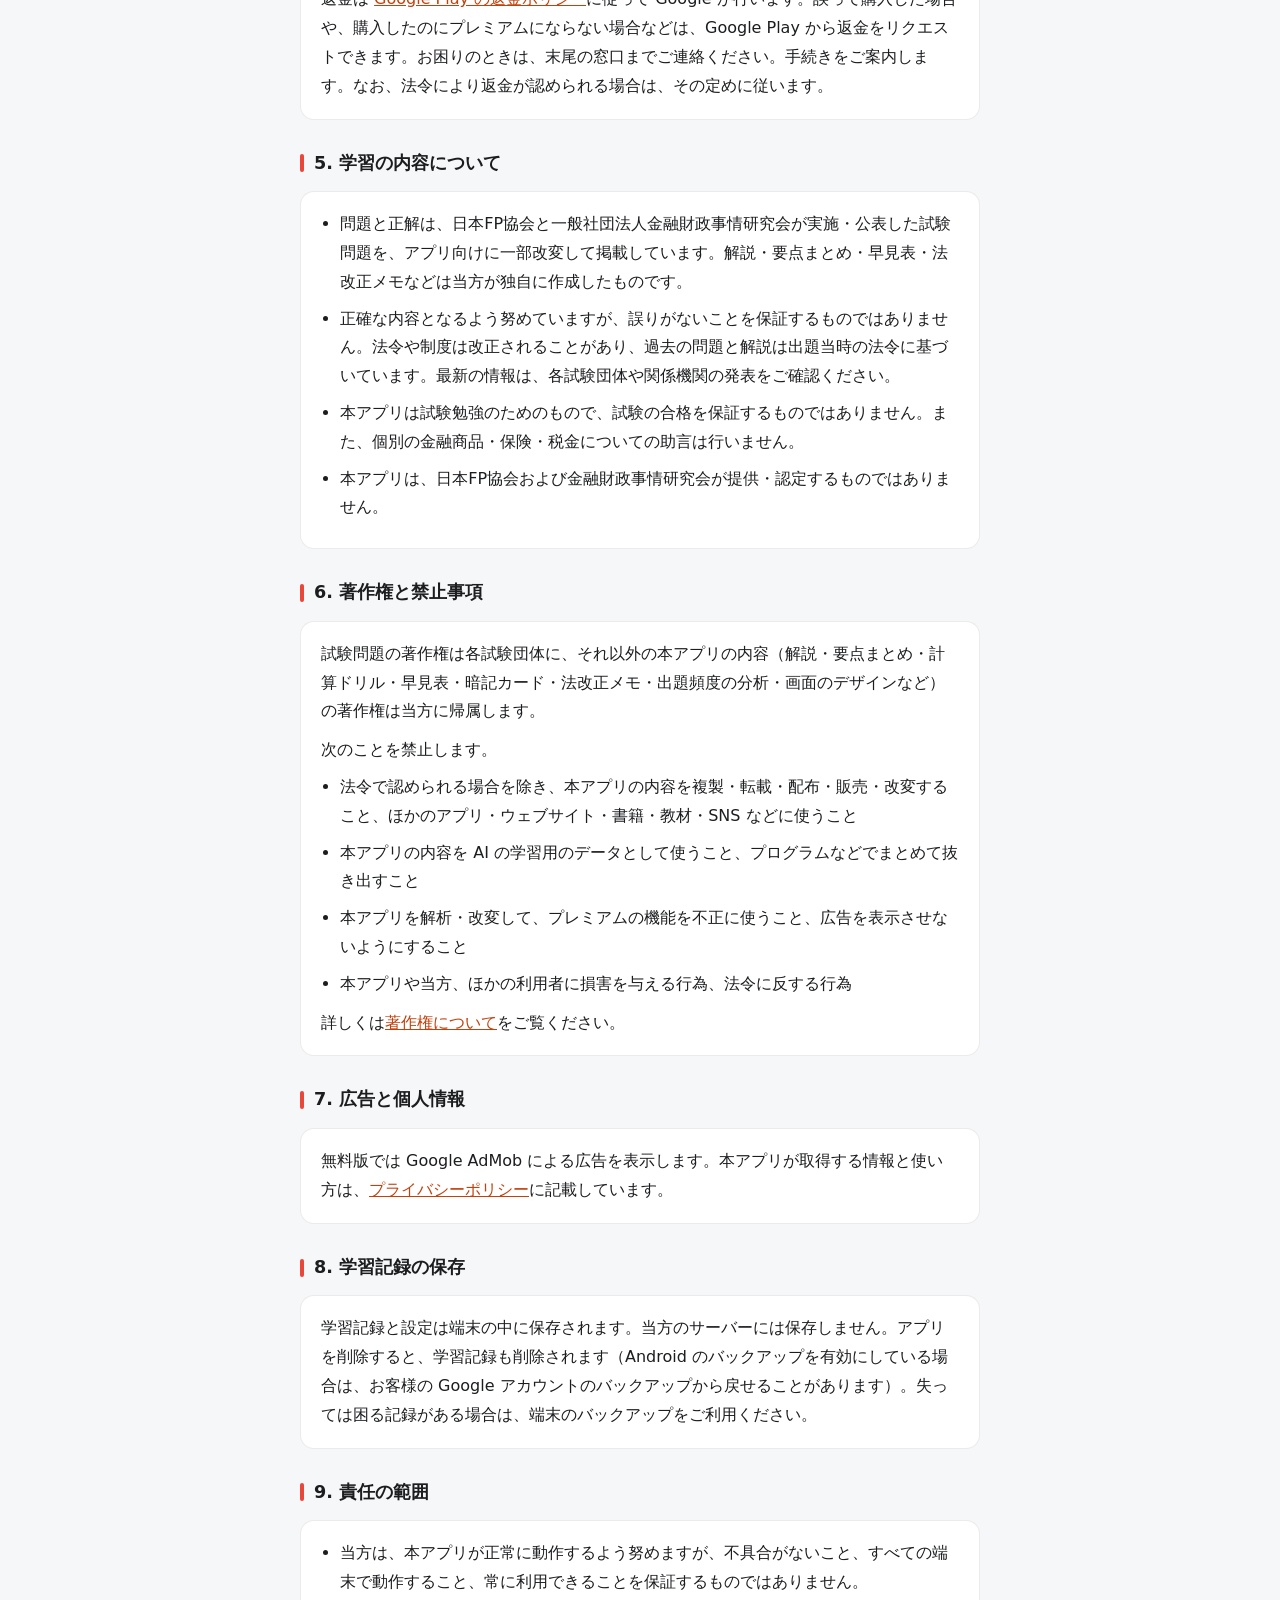
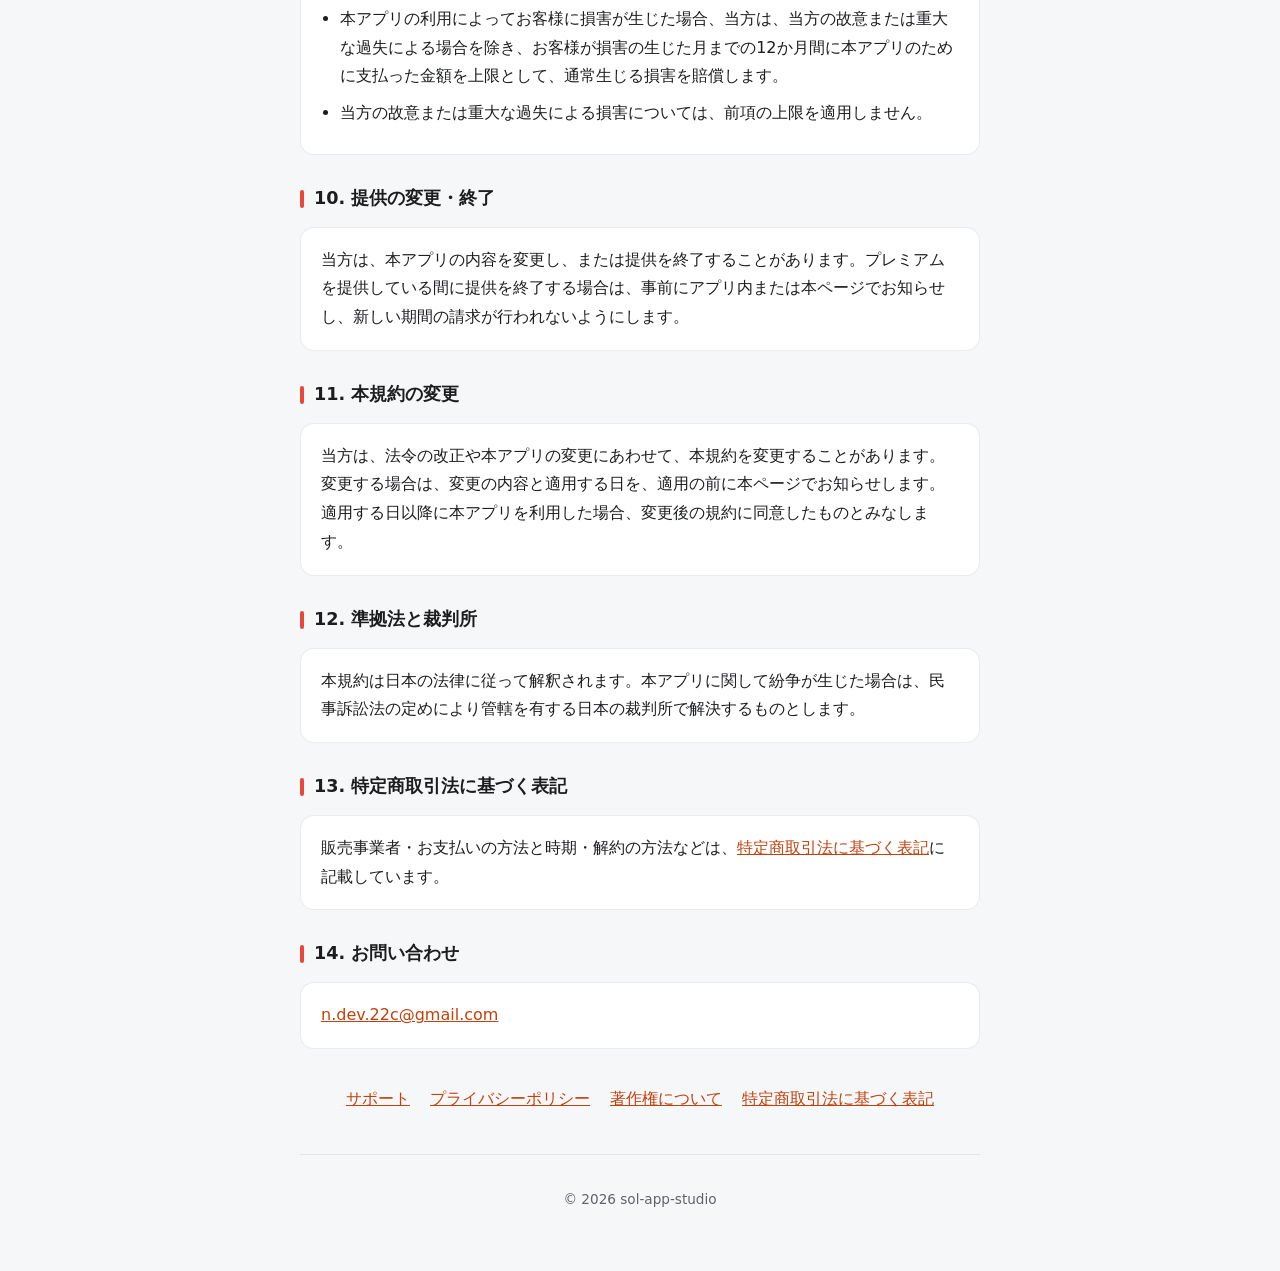
<file: FP-Pocket/terms.html>
<!doctype html>
<html lang="ja">
    <head>
        <meta charset="UTF-8" />
        <meta name="viewport" content="width=device-width, initial-scale=1.0" />
        <title>利用規約 — FPポケット（Android）</title>
        <link rel="stylesheet" href="style.css" />
    </head>
    <body>
        <div class="container">
            <div class="nav"><a href="index.html">← FPポケット</a></div>

            <header>
                <h1>利用規約</h1>
                <p class="updated">FPポケット（Android 版）・最終更新日: 2026年11月27日</p>
            </header>

            <section>
                <h2>1. はじめに</h2>
                <div class="card">
                    <p>
                        この利用規約（以下「本規約」）は、sol-app-studio（以下「当方」）が Google Play で提供するアプリ「FPポケット」（以下「本アプリ」）の利用条件を定めるものです。本アプリをダウンロードまたは利用した時点で、本規約に同意したものとみなします。
                    </p>
                </div>
            </section>

            <section>
                <h2>2. 本アプリの内容</h2>
                <div class="card">
                    <p>
                        本アプリは、ファイナンシャル・プランニング技能検定（2級・3級）の過去問で学習するためのアプリです。基本の機能は無料で使えます。無料版では広告が表示されます。
                    </p>
                    <p style="margin-top: 10px">
                        無料で使える範囲とプレミアムで使える機能は、アプリ内のプレミアムの画面と、<a href="index.html">本アプリの紹介ページ</a>に記載しています。
                    </p>
                </div>
            </section>

            <section>
                <h2>3. プレミアム（定期購入）</h2>
                <div class="card">
                    <ul>
                        <li><strong>種類と期間</strong> — プレミアムは、1か月ごとに自動で更新される定期購入です。</li>
                        <li><strong>価格</strong> — 購入の前に、アプリ内のプレミアムの画面と Google Play の購入画面に、お住まいの国の通貨で税込みの価格を表示します。表示された価格が、1か月ごとにかかる金額です。</li>
                        <li><strong>お支払いの時期と方法</strong> — 購入を確定した時点で、最初の1か月分が Google アカウントに登録したお支払い方法に請求されます。以後は、更新日ごとに同じ金額が請求されます。</li>
                        <li><strong>使えるようになる時期</strong> — 購入の手続きが終わると、すぐにプレミアムの機能が使えるようになります。</li>
                        <li><strong>自動更新と解約</strong> — 解約しない限り、同じ期間・同じ価格で自動的に更新されます。解約は、Google Play アプリの「お支払いと定期購入」→「定期購入」から、いつでも行えます。次の更新日より前に解約すると、次の期間の請求はありません。解約しても、支払い済みの期間が終わるまではプレミアムを使えます。アプリを削除しただけでは解約になりません。</li>
                        <li><strong>無料体験</strong> — 現在、無料体験はありません。設ける場合は、期間と、有料に切り替わる日を購入の前に表示します。</li>
                        <li><strong>価格の変更</strong> — 価格を変更する場合は、Google Play の定めに従って事前にお知らせします。値上げは、同意の手続きが必要な場合は同意をいただいてから適用され、同意がない場合は更新されません。</li>
                        <li><strong>購入の復元</strong> — 購入は Google アカウントに紐づきます。機種を変えたときや入れ直したときは、同じ Google アカウントで「購入を復元」を押すと、プレミアムに戻ります。</li>
                    </ul>
                </div>
            </section>

            <section>
                <h2>4. 返金</h2>
                <div class="card">
                    <p>
                        デジタルの内容のため、購入後のお客様のご都合による返品・キャンセルはお受けしていません。解約した場合も、支払い済みの期間の日割りの返金はありません。
                    </p>
                    <p style="margin-top: 10px">
                        返金は <a href="https://support.google.com/googleplay/answer/2479637">Google Play の返金ポリシー</a>に従って Google が行います。誤って購入した場合や、購入したのにプレミアムにならない場合などは、Google Play から返金をリクエストできます。お困りのときは、末尾の窓口までご連絡ください。手続きをご案内します。なお、法令により返金が認められる場合は、その定めに従います。
                    </p>
                </div>
            </section>

            <section>
                <h2>5. 学習の内容について</h2>
                <div class="card">
                    <ul>
                        <li>問題と正解は、日本FP協会と一般社団法人金融財政事情研究会が実施・公表した試験問題を、アプリ向けに一部改変して掲載しています。解説・要点まとめ・早見表・法改正メモなどは当方が独自に作成したものです。</li>
                        <li>正確な内容となるよう努めていますが、誤りがないことを保証するものではありません。法令や制度は改正されることがあり、過去の問題と解説は出題当時の法令に基づいています。最新の情報は、各試験団体や関係機関の発表をご確認ください。</li>
                        <li>本アプリは試験勉強のためのもので、試験の合格を保証するものではありません。また、個別の金融商品・保険・税金についての助言は行いません。</li>
                        <li>本アプリは、日本FP協会および金融財政事情研究会が提供・認定するものではありません。</li>
                    </ul>
                </div>
            </section>

            <section>
                <h2>6. 著作権と禁止事項</h2>
                <div class="card">
                    <p>
                        試験問題の著作権は各試験団体に、それ以外の本アプリの内容（解説・要点まとめ・計算ドリル・早見表・暗記カード・法改正メモ・出題頻度の分析・画面のデザインなど）の著作権は当方に帰属します。
                    </p>
                    <p style="margin-top: 10px">次のことを禁止します。</p>
                    <ul style="margin-top: 8px">
                        <li>法令で認められる場合を除き、本アプリの内容を複製・転載・配布・販売・改変すること、ほかのアプリ・ウェブサイト・書籍・教材・SNS などに使うこと</li>
                        <li>本アプリの内容を AI の学習用のデータとして使うこと、プログラムなどでまとめて抜き出すこと</li>
                        <li>本アプリを解析・改変して、プレミアムの機能を不正に使うこと、広告を表示させないようにすること</li>
                        <li>本アプリや当方、ほかの利用者に損害を与える行為、法令に反する行為</li>
                    </ul>
                    <p style="margin-top: 10px">
                        詳しくは<a href="copyright.html">著作権について</a>をご覧ください。
                    </p>
                </div>
            </section>

            <section>
                <h2>7. 広告と個人情報</h2>
                <div class="card">
                    <p>
                        無料版では Google AdMob による広告を表示します。本アプリが取得する情報と使い方は、<a href="privacy-policy.html">プライバシーポリシー</a>に記載しています。
                    </p>
                </div>
            </section>

            <section>
                <h2>8. 学習記録の保存</h2>
                <div class="card">
                    <p>
                        学習記録と設定は端末の中に保存されます。当方のサーバーには保存しません。アプリを削除すると、学習記録も削除されます（Android のバックアップを有効にしている場合は、お客様の Google アカウントのバックアップから戻せることがあります）。失っては困る記録がある場合は、端末のバックアップをご利用ください。
                    </p>
                </div>
            </section>

            <section>
                <h2>9. 責任の範囲</h2>
                <div class="card">
                    <ul>
                        <li>当方は、本アプリが正常に動作するよう努めますが、不具合がないこと、すべての端末で動作すること、常に利用できることを保証するものではありません。</li>
                        <li>本アプリの利用によってお客様に損害が生じた場合、当方は、当方の故意または重大な過失による場合を除き、お客様が損害の生じた月までの12か月間に本アプリのために支払った金額を上限として、通常生じる損害を賠償します。</li>
                        <li>当方の故意または重大な過失による損害については、前項の上限を適用しません。</li>
                    </ul>
                </div>
            </section>

            <section>
                <h2>10. 提供の変更・終了</h2>
                <div class="card">
                    <p>
                        当方は、本アプリの内容を変更し、または提供を終了することがあります。プレミアムを提供している間に提供を終了する場合は、事前にアプリ内または本ページでお知らせし、新しい期間の請求が行われないようにします。
                    </p>
                </div>
            </section>

            <section>
                <h2>11. 本規約の変更</h2>
                <div class="card">
                    <p>
                        当方は、法令の改正や本アプリの変更にあわせて、本規約を変更することがあります。変更する場合は、変更の内容と適用する日を、適用の前に本ページでお知らせします。適用する日以降に本アプリを利用した場合、変更後の規約に同意したものとみなします。
                    </p>
                </div>
            </section>

            <section>
                <h2>12. 準拠法と裁判所</h2>
                <div class="card">
                    <p>
                        本規約は日本の法律に従って解釈されます。本アプリに関して紛争が生じた場合は、民事訴訟法の定めにより管轄を有する日本の裁判所で解決するものとします。
                    </p>
                </div>
            </section>

            <section>
                <h2>13. 特定商取引法に基づく表記</h2>
                <div class="card">
                    <p>販売事業者・お支払いの方法と時期・解約の方法などは、<a href="tokushoho.html">特定商取引法に基づく表記</a>に記載しています。</p>
                </div>
            </section>

            <section>
                <h2>14. お問い合わせ</h2>
                <div class="card">
                    <p><a href="mailto:n.dev.22c@gmail.com">n.dev.22c@gmail.com</a></p>
                </div>
            </section>

            <div class="links">
                <a href="index.html">サポート</a>
                <a href="privacy-policy.html">プライバシーポリシー</a>
                <a href="copyright.html">著作権について</a>
                <a href="tokushoho.html">特定商取引法に基づく表記</a>
            </div>

            <footer>© 2026 sol-app-studio</footer>
        </div>
    </body>
</html>
</file>
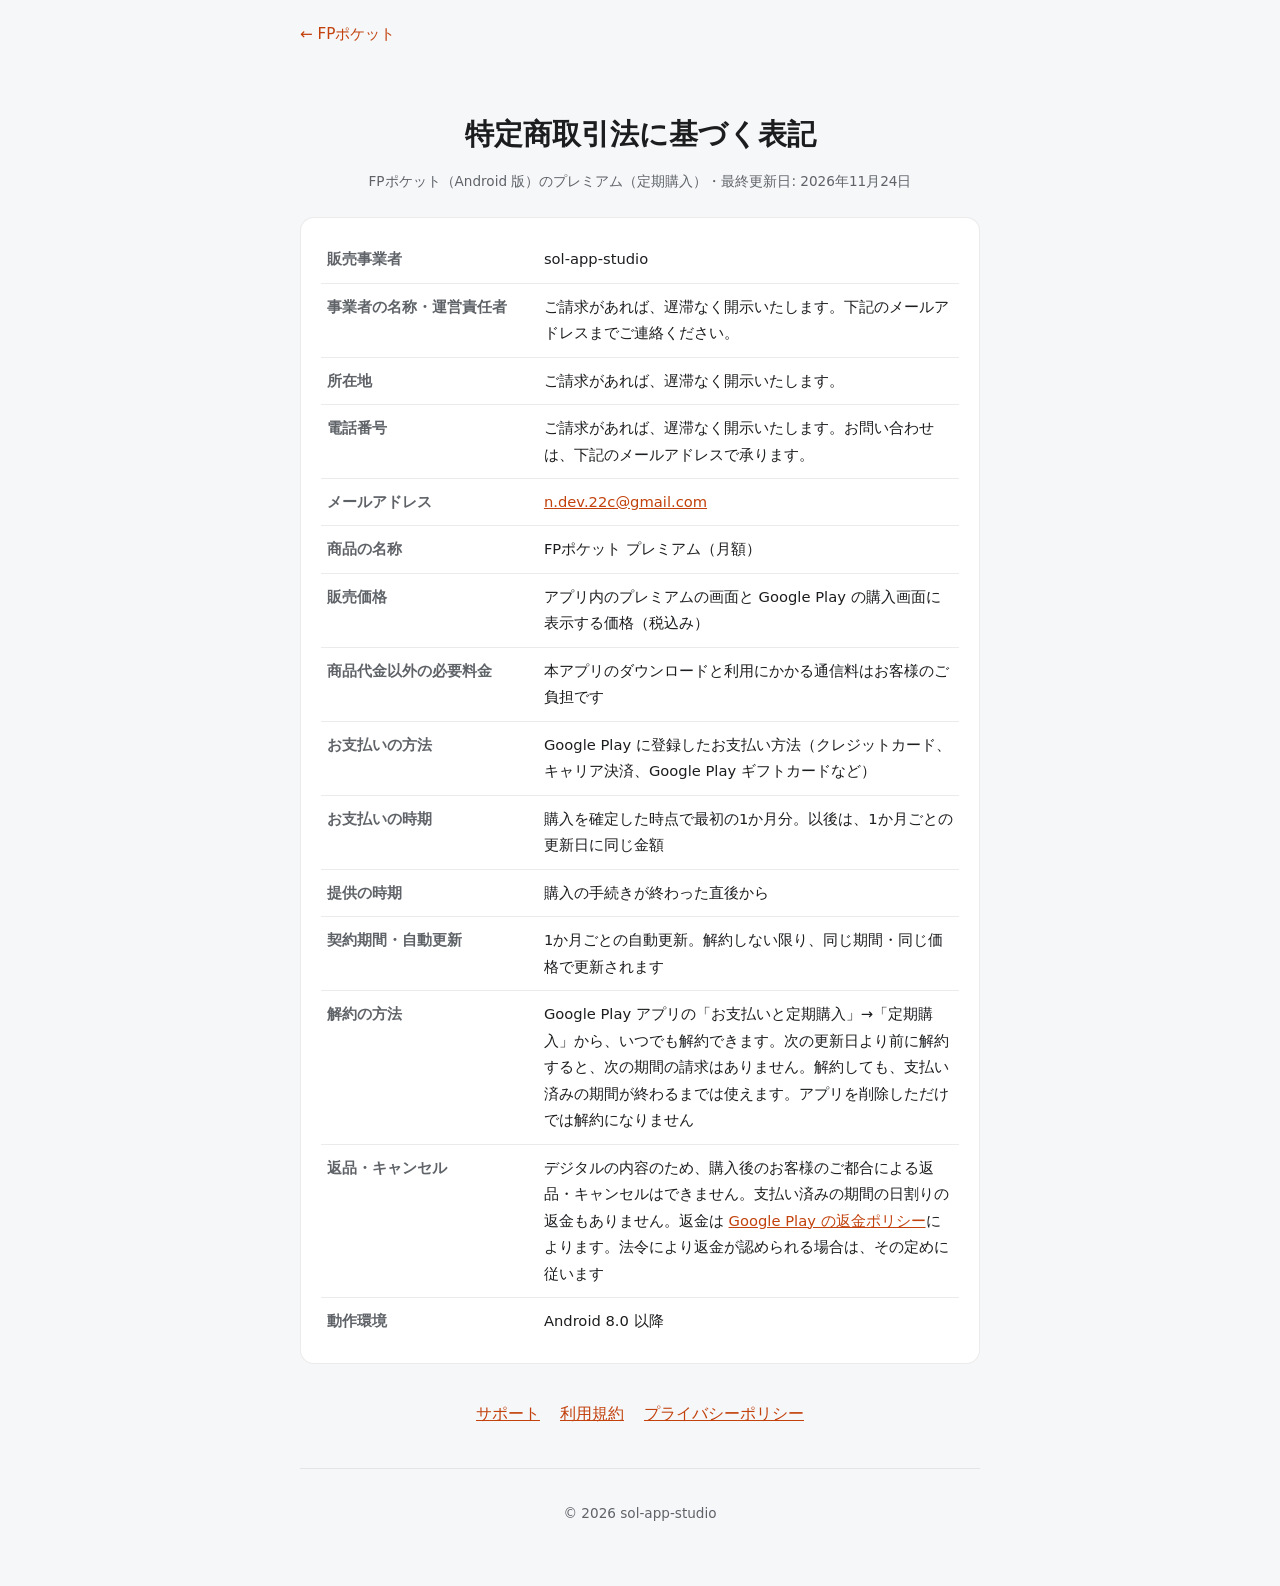
<file: FP-Pocket/tokushoho.html>
<!doctype html>
<html lang="ja">
    <head>
        <meta charset="UTF-8" />
        <meta name="viewport" content="width=device-width, initial-scale=1.0" />
        <title>特定商取引法に基づく表記 — FPポケット（Android）</title>
        <link rel="stylesheet" href="style.css" />
    </head>
    <body>
        <div class="container">
            <div class="nav"><a href="index.html">← FPポケット</a></div>

            <header>
                <h1>特定商取引法に基づく表記</h1>
                <p class="updated">FPポケット（Android 版）のプレミアム（定期購入）・最終更新日: 2026年11月24日</p>
            </header>

            <section>
                <div class="card">
                    <table class="legal">
                        <tr><th>販売事業者</th><td>sol-app-studio</td></tr>
                        <tr><th>事業者の名称・運営責任者</th><td>ご請求があれば、遅滞なく開示いたします。下記のメールアドレスまでご連絡ください。</td></tr>
                        <tr><th>所在地</th><td>ご請求があれば、遅滞なく開示いたします。</td></tr>
                        <tr><th>電話番号</th><td>ご請求があれば、遅滞なく開示いたします。お問い合わせは、下記のメールアドレスで承ります。</td></tr>
                        <tr><th>メールアドレス</th><td><a href="mailto:n.dev.22c@gmail.com">n.dev.22c@gmail.com</a></td></tr>
                        <tr><th>商品の名称</th><td>FPポケット プレミアム（月額）</td></tr>
                        <tr><th>販売価格</th><td>アプリ内のプレミアムの画面と Google Play の購入画面に表示する価格（税込み）</td></tr>
                        <tr><th>商品代金以外の必要料金</th><td>本アプリのダウンロードと利用にかかる通信料はお客様のご負担です</td></tr>
                        <tr><th>お支払いの方法</th><td>Google Play に登録したお支払い方法（クレジットカード、キャリア決済、Google Play ギフトカードなど）</td></tr>
                        <tr><th>お支払いの時期</th><td>購入を確定した時点で最初の1か月分。以後は、1か月ごとの更新日に同じ金額</td></tr>
                        <tr><th>提供の時期</th><td>購入の手続きが終わった直後から</td></tr>
                        <tr><th>契約期間・自動更新</th><td>1か月ごとの自動更新。解約しない限り、同じ期間・同じ価格で更新されます</td></tr>
                        <tr><th>解約の方法</th><td>Google Play アプリの「お支払いと定期購入」→「定期購入」から、いつでも解約できます。次の更新日より前に解約すると、次の期間の請求はありません。解約しても、支払い済みの期間が終わるまでは使えます。アプリを削除しただけでは解約になりません</td></tr>
                        <tr><th>返品・キャンセル</th><td>デジタルの内容のため、購入後のお客様のご都合による返品・キャンセルはできません。支払い済みの期間の日割りの返金もありません。返金は <a href="https://support.google.com/googleplay/answer/2479637">Google Play の返金ポリシー</a>によります。法令により返金が認められる場合は、その定めに従います</td></tr>
                        <tr><th>動作環境</th><td>Android 8.0 以降</td></tr>
                    </table>
                </div>
            </section>

            <div class="links">
                <a href="index.html">サポート</a>
                <a href="terms.html">利用規約</a>
                <a href="privacy-policy.html">プライバシーポリシー</a>
            </div>

            <footer>© 2026 sol-app-studio</footer>
        </div>
    </body>
</html>
</file>
<file: FP-Pocket/style.css>
:root {
    --accent: #e8473a;
    --bg: #f6f7f9;
    --card: #ffffff;
    --text: #1c1d1f;
    --sub: #5f6368;
    --link: #c2410c;
    --border: rgba(0, 0, 0, 0.08);
    --badge-bg: #fdecea;
    --badge-text: #b3261e;
}
@media (prefers-color-scheme: dark) {
    :root {
        --accent: #ff7a6b;
        --bg: #121314;
        --card: #1e1f21;
        --text: #e8eaed;
        --sub: #9aa0a6;
        --link: #ffa26b;
        --border: rgba(255, 255, 255, 0.1);
        --badge-bg: #3a1f1c;
        --badge-text: #ffb4a9;
    }
}
* { box-sizing: border-box; margin: 0; padding: 0; }
body {
    font-family: system-ui, -apple-system, "Hiragino Sans", "Noto Sans JP", sans-serif;
    background: var(--bg);
    color: var(--text);
    line-height: 1.8;
    padding: 0 16px 60px;
}
.container { max-width: 680px; margin: 0 auto; }
.nav { padding: 20px 0; }
.nav a { text-decoration: none; font-size: 0.95rem; }
header { text-align: center; padding: 40px 0 24px; }
header.hero { padding: 60px 0 40px; }
.icon {
    width: 110px; height: 110px; border-radius: 24px; object-fit: cover;
    margin-bottom: 24px; box-shadow: 0 8px 24px rgba(0, 0, 0, 0.12);
}
h1 { font-size: 1.8rem; font-weight: 800; margin-bottom: 8px; }
header.hero h1 { font-size: 2rem; }
.tagline { color: var(--sub); max-width: 520px; margin: 0 auto; }
.updated { color: var(--sub); font-size: 0.85rem; margin-top: 6px; }
.badge {
    display: inline-block; background: var(--badge-bg); color: var(--badge-text);
    font-size: 0.85rem; font-weight: 700; padding: 8px 16px; border-radius: 100px; margin-top: 20px;
}
section { margin-bottom: 28px; }
h2 {
    font-size: 1.1rem; font-weight: 700; margin-bottom: 12px;
    display: flex; align-items: center; gap: 10px;
}
h2::before { content: ""; width: 4px; height: 18px; background: var(--accent); border-radius: 4px; flex: none; }
h3 { font-size: 1rem; font-weight: 700; margin-bottom: 4px; }
.card { background: var(--card); border: 1px solid var(--border); border-radius: 14px; padding: 18px 20px; }
.card + .card { margin-top: 12px; }
.card p + p { margin-top: 10px; }
.features { display: grid; gap: 12px; }
.feature p, .faq p { color: var(--sub); font-size: 0.93rem; }
ul { padding-left: 1.2em; }
li { margin-bottom: 8px; }
a { color: var(--link); overflow-wrap: anywhere; }
.note { color: var(--sub); font-size: 0.85rem; margin-top: 12px; }
table.legal { width: 100%; border-collapse: collapse; font-size: 0.92rem; }
table.legal th, table.legal td {
    text-align: left; vertical-align: top; padding: 10px 6px; border-bottom: 1px solid var(--border);
}
table.legal tr:last-child th, table.legal tr:last-child td { border-bottom: none; }
table.legal th { width: 34%; color: var(--sub); font-weight: 600; }
.links { display: flex; flex-wrap: wrap; gap: 12px 20px; justify-content: center; padding-top: 8px; }
footer {
    text-align: center; color: var(--sub); font-size: 0.85rem;
    padding-top: 32px; border-top: 1px solid var(--border); margin-top: 40px;
}
@media (max-width: 480px) {
    table.legal th, table.legal td { display: block; width: 100%; }
    table.legal th { border-bottom: none; padding-bottom: 0; }
}
</file>
